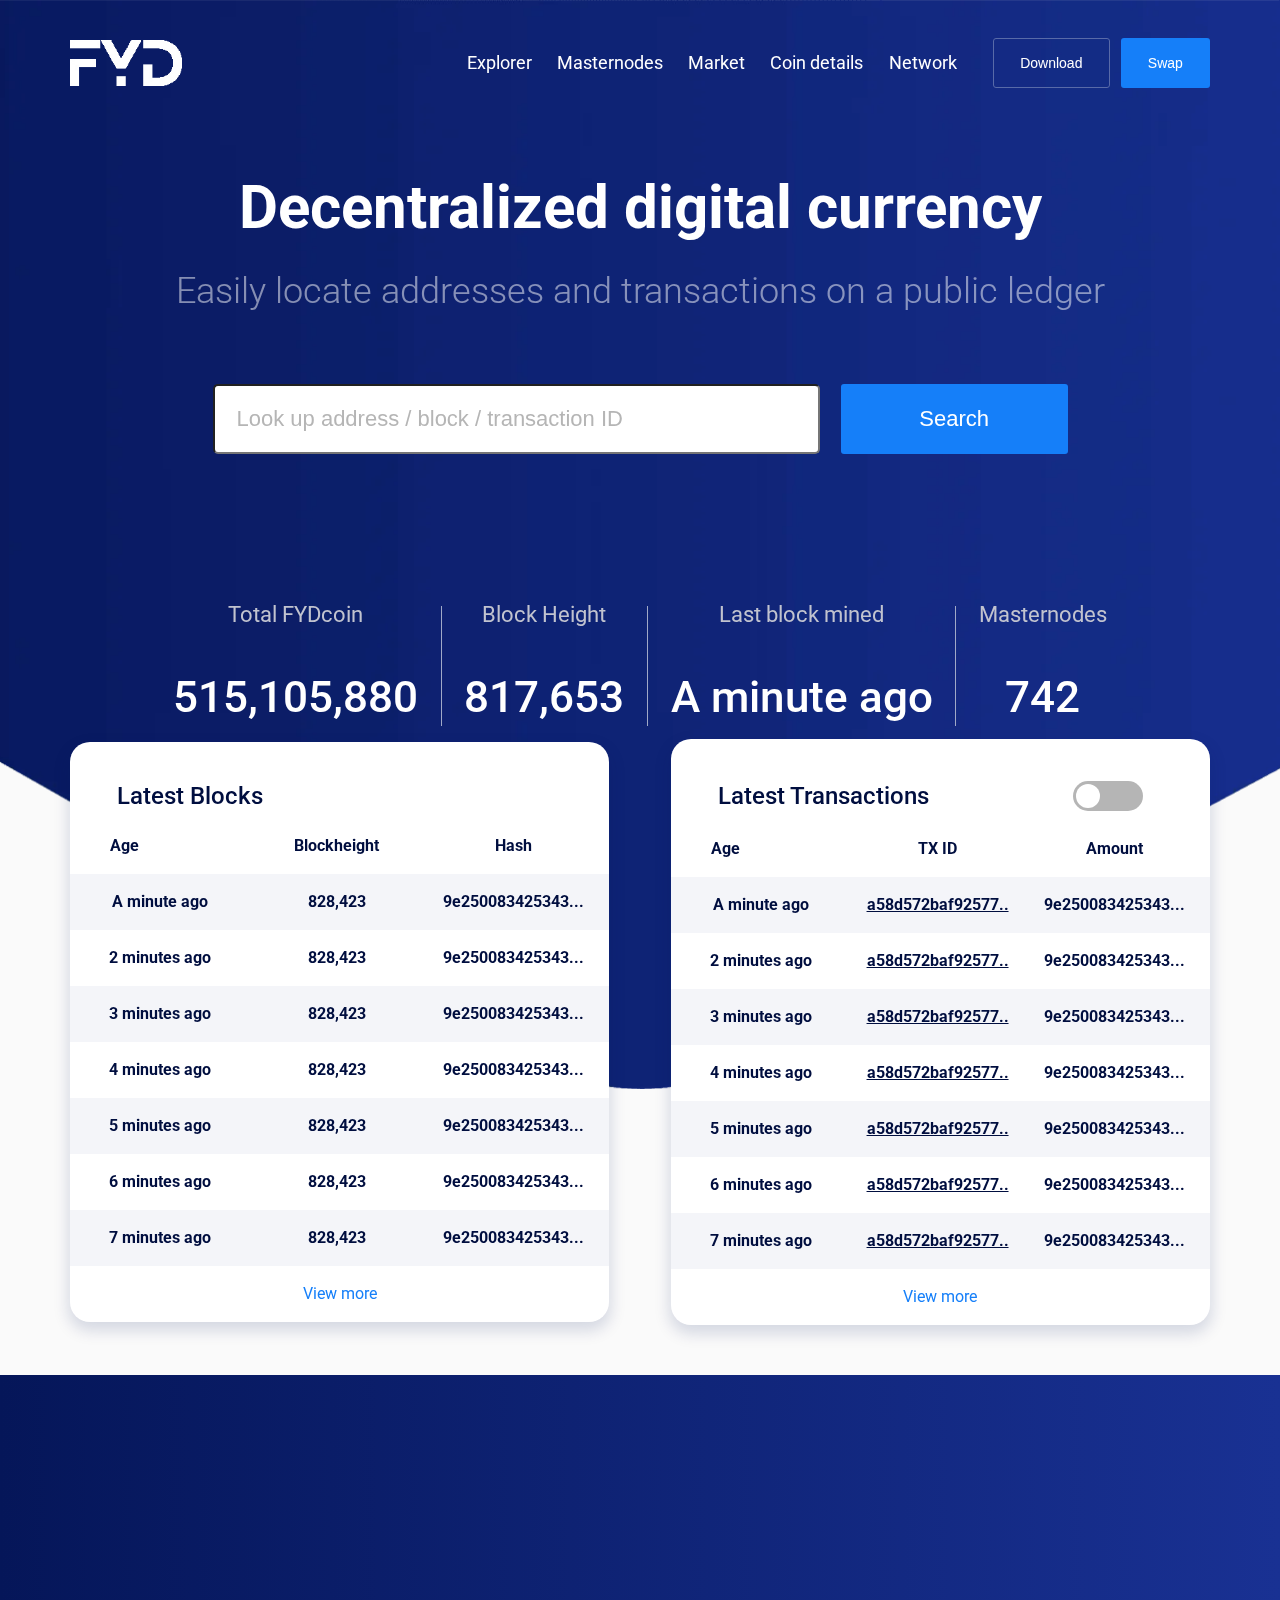
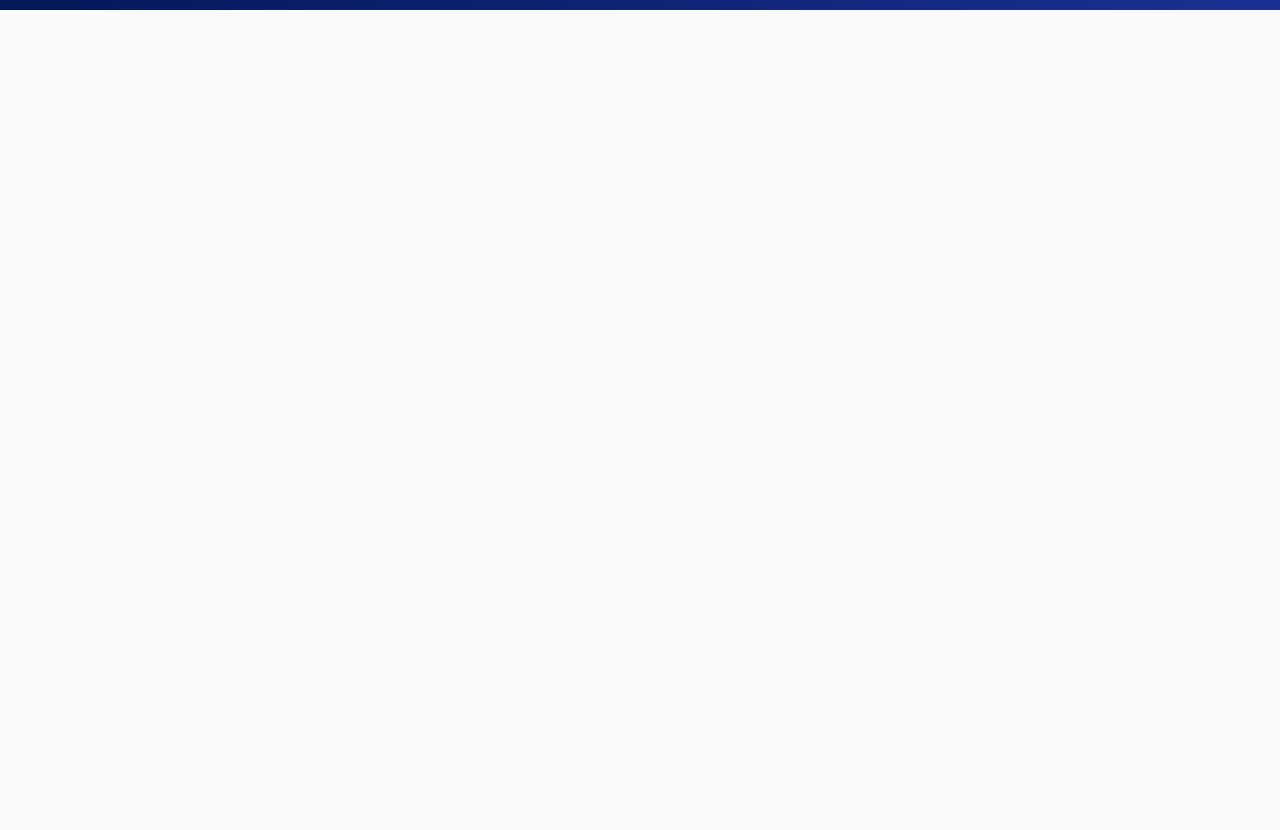
<file: index.html>
<!doctype html>
<html>
	<head>
		<meta charset="utf-8">
		<meta name="description" content="">
		<meta name="viewport" content="width=device-width, initial-scale=1">
		<title>FYD</title>
		<link rel="icon" type="image/png" href="https://avatars0.githubusercontent.com/u/48912706?s=400&amp;u=085d0dce006fd3428d6105f589267377cf62097a&amp;v=4">
		<link href="https://unpkg.com/aos@2.3.1/dist/aos.css" rel="stylesheet">
		<link rel="stylesheet" href="css/style.css">
		<link rel="stylesheet" href="css/header.css">
		<link rel="stylesheet" href="css/index.css">
		<link rel="preload" href="js/main.js" as="script">
		<link rel="author" href="humans.txt">
	</head>
	<body>
		<header>
			<div class="wrapper">
				<div class="container">
					<nav data-aos="fade-up">
						<a href="index.html" class='header-logo-link'>
							<img src="imgs/Logo_FYD.png" alt="" class="header-logo">
						</a>
						<div class="menu-block">
							<span class="toggle-btn"></span>
							<ul class="menu">
								<li class="menu-item">
									<a href="explorer.html" class="menu-link">
										Explorer
									</a>
								</li>
								<li class="menu-item">
									<a href="masternode.html" class="menu-link">
										Masternodes
									</a>
								</li>
								<li class="menu-item">
									<a href="market.html" class="menu-link">
										Market
									</a>
								</li>
								<li class="menu-item">
									<a href='coin_details.html' class="menu-link">
										Coin details
									</a>
								</li>
								<li class="menu-item">
									<a href="network.html" class="menu-link">
										Network
									</a>
								</li>
							</ul>
						</div>
						<div class="header-btns-block">
							<button class="main-btn">
							Download
							</button>
							<button class="main-btn active">
							Swap
							</button>
							<div class="burger-btn">
								<span></span>
								<span></span>
								<span></span>
							</div>
						</div>
					</nav>
				</div>
				<div class="container header-title-block" data-aos="fade-up">
					<h1 class="header-title">
					Decentralized digital currency
					</h1>
					<p class="header-subtitle">
						Easily locate addresses and transactions on a public ledger
					</p>
					<form action="#">
						<label for="search">
							<input placeholder="Look up address / block / transaction ID" type="text" id="search">
						</label>
						<button class="main-btn active">Search</button>
					</form>
				</div>
				<div class="container header-info-block" data-aos="fade-up">
					<div class="row">
						<div class="header-info">
							<h3 class="header-info-title">
							Total FYDcoin
							</h3>
							<p class="header-info-text">
								515,105,880
							</p>
						</div>
						<div class="header-margin-block"></div>
						<div class="header-info">
							<h3 class="header-info-title">
							Block Height
							</h3>
							<p class="header-info-text">
								817,653
							</p>
						</div>
						<div class="header-margin-block"></div>
						<div class="header-info">
							<h3 class="header-info-title">
							Last block mined
							</h3>
							<p class="header-info-text" class='lowercase'>
								A minute ago
							</p>
						</div>
						<div class="header-margin-block"></div>
						<div class="header-info">
							<h3 class="header-info-title">
							Masternodes
							</h3>
							<p class="header-info-text">
								742
							</p>
						</div>
					</div>
				</div>
			</div>
		</header>
		<main class="main">
			<section class="s-1">
				<div class="container">
					<div class="row s-1-main-row">
						<div class="s-1-left-block table-block" data-aos="fade-up">
							<h3 class="">
							Latest Blocks
							</h3>
							<div class="s-1-table page-table">
								<div class="table-row row header-table-row">
									<p class="col-title" id='fr-title'><span>Age</span></p>
									<p class="col-title"><span>Blockheight</span></p>
									<p class="col-title"><span>Hash</span></p>
								</div>
								<div class="table-row row">
									<p class="table-col">
										<span>A minute ago</span>
									</p>
									<p class="table-col">
										<span>828,423</span>
									</p>
									<p class="table-col col-address">
										<span>9e250083425343...</span>
									</p>
								</div>
								<div class="table-row row">
									<p class="table-col">
										<span>2 minutes ago</span>
									</p>
									<p class="table-col">
										<span>828,423</span>
									</p>
									<p class="table-col col-address">
										<span>9e250083425343...</span>
									</p>
								</div>
								<div class="table-row row">
									<p class="table-col">
										<span>3 minutes ago</span>
									</p>
									<p class="table-col">
										<span>828,423</span>
									</p>
									<p class="table-col col-address">
										<span>9e250083425343...</span>
									</p>
								</div>
								<div class="table-row row">
									<p class="table-col">
										<span>4 minutes ago</span>
									</p>
									<p class="table-col">
										<span>828,423</span>
									</p>
									<p class="table-col col-address">
										<span>9e250083425343...</span>
									</p>
								</div>
								<div class="table-row row">
									<p class="table-col">
										<span>5 minutes ago</span>
									</p>
									<p class="table-col">
										<span>828,423</span>
									</p>
									<p class="table-col col-address">
										<span>9e250083425343...</span>
									</p>
								</div>
								<div class="table-row row">
									<p class="table-col">
										<span>6 minutes ago</span>
									</p>
									<p class="table-col">
										<span>828,423</span>
									</p>
									<p class="table-col col-address">
										<span>9e250083425343...</span>
									</p>
								</div>
								<div class="table-row row">
									<p class="table-col">
										<span>7 minutes ago</span>
									</p>
									<p class="table-col">
										<span>828,423</span>
									</p>
									<p class="table-col col-address">
										<span>9e250083425343...</span>
									</p>
								</div>
							</div>
							<a href="#" class="v-more">View more</a>
						</div>
						<div class="s-1-left-block table-block" data-aos="fade-up">
							<h3 class="">
							Latest Transactions
							<label for="btn" class='btn-label'>
								<input type="checkbox" id="btn">
								<span class="btn-block">
									<span></span>
								</span>
							</label>
							</h3>
							<div class="s-1-table page-table">
								<div class="table-row row header-table-row">
									<p class="col-title" id='fr-title'><span>Age</span></p>
									<p class="col-title"><span>TX ID</span></p>
									<p class="col-title"><span>Amount</span></p>
								</div>
								<div class="table-row row">
									<p class="table-col">
										<span>A minute ago</span>
									</p>
									<p class="table-col col-address">
										<span>a58d572baf92577..</span>
									</p>
									<p class="table-col col-address">
										<span>9e250083425343...</span>
									</p>
								</div>
								<div class="table-row row">
									<p class="table-col">
										<span>2 minutes ago</span>
									</p>
									<p class="table-col col-address">
										<span>a58d572baf92577..</span>
									</p>
									<p class="table-col col-address">
										<span>9e250083425343...</span>
									</p>
								</div>
								<div class="table-row row">
									<p class="table-col">
										<span>3 minutes ago</span>
									</p>
									<p class="table-col col-address">
										<span>a58d572baf92577..</span>
									</p>
									<p class="table-col col-address">
										<span>9e250083425343...</span>
									</p>
								</div>
								<div class="table-row row">
									<p class="table-col">
										<span>4 minutes ago</span>
									</p>
									<p class="table-col col-address">
										<span>a58d572baf92577..</span>
									</p>
									<p class="table-col col-address">
										<span>9e250083425343...</span>
									</p>
								</div>
								<div class="table-row row">
									<p class="table-col">
										<span>5 minutes ago</span>
									</p>
									<p class="table-col col-address">
										<span>a58d572baf92577..</span>
									</p>
									<p class="table-col col-address">
										<span>9e250083425343...</span>
									</p>
								</div>
								<div class="table-row row">
									<p class="table-col">
										<span>6 minutes ago</span>
									</p>
									<p class="table-col col-address">
										<span>a58d572baf92577..</span>
									</p>
									<p class="table-col col-address">
										<span>9e250083425343...</span>
									</p>
								</div>
								<div class="table-row row">
									<p class="table-col">
										<span>7 minutes ago</span>
									</p>
									<p class="table-col col-address">
										<span>a58d572baf92577..</span>
									</p>
									<p class="table-col col-address">
										<span>9e250083425343...</span>
									</p>
								</div>
							</div>
							<a href="#" class="v-more">View more</a>
						</div>
					</div>
				</div>
			</section>
			<section class="s-2">
				<div class="container" data-aos="fade-up">
					<h3 class="section-title">
					Swap BTC/FYD without a third party exchange
					</h3>
					<div class="row">
						<div class="convert-block">
							<h4 class="convert-block-title">
							I want to buy
							</h4>
							<div class="select-block">
								<div class="currency-block" id='main-item-block'>
									<div class="currency-icon">
										<img src="imgs/Logo_FYD.png" alt="">
									</div>
									<span class="currency-text">
										FYDcoin
									</span>
									<span class="currency">
										FYD
									</span>
								</div>
								<img src="imgs/scroll-top.svg" alt="" id='select-items-btn' class="arrow-btn">
							</div>
							<div class="select-items-block">
								<div class="currency-block">
									<div class="currency-icon">
										<img src="imgs/Logo_FYD.png" alt="">
									</div>
									<span class="currency-text">
										FYDcoin
									</span>
									<span class="currency">
										FYD
									</span>
								</div>
								<div class="currency-block">
									<div class="currency-icon">
										<img src="imgs/Logo_FYD.png" alt="">
									</div>
									<span class="currency-text">
										FYDcoin
									</span>
									<span class="currency">
										USD
									</span>
								</div>
								<div class="currency-block">
									<div class="currency-icon">
										<img src="imgs/Logo_FYD.png" alt="">
									</div>
									<span class="currency-text">
										FYDcoin
									</span>
									<span class="currency">
										Bitcoin
									</span>
								</div>
							</div>
						</div>
						<div class="convert-block">
							<h4 class="convert-block-title">
							I want to exchange
							</h4>
							<div class="select-block">
								<input type="number" placeholder="200" class='currency-input'>
								<span class="currency-text currency-name" id='main-currency-block'>
									usd
								</span>
								<img src="imgs/scroll-top.svg" alt="" alt="" id='select-currency-btn' class="arrow-btn">
							</div>
							<div class="select-currency-block">
								<span class="currency-text currency-name">
									usd
								</span>
								<span class="currency-text currency-name">
									eu
								</span>
								<span class="currency-text currency-name">
									uah
								</span>
							</div>
						</div>
						<div class="convert-block">
							<h4 class="convert-block-title">
							You will receive
							</h4>
							<div class="select-block">
								<span class="currency-text">
									231,340
								</span>
								<span class="currency-text">
									FYD
								</span>
							</div>
						</div>
						<button class="main-btn active">
						Buy
						</button>
					</div>
				</div>
			</section>
			<section class="s-3">
				<div class="container" data-aos="fade-up">
					<div class="s-1-left-block table-block" data-aos="fade-up">
						<h3 class="">
						Large Transactions
						</h3>
						<div class="s-1-table page-table">
							<div class="table-row row header-table-row">
								<p class="col-title" id='fr-title'><span>Age</span></p>
								<p class="col-title"><span>Transaction ID</span></p>
								<p class="col-title"><span>Amount</span></p>
							</div>
							<div class="table-row row">
								<p class="table-col">
									A minute ago
								</p>
								<p class="table-col col-address">
									8cad577a43c564a33df9e899b46cb34272a543e80f3b2cc5b3ff8b37c9c14e7b
								</p>
								<p class="table-col col-address">
									<span>9e250083425343...</span>
								</p>
							</div>
							<div class="table-row row">
								<p class="table-col">
									2 minutes ago
								</p>
								<p class="table-col col-address">
									8cad577a43c564a33df9e899b46cb34272a543e80f3b2cc5b3ff8b37c9c14e7b
								</p>
								<p class="table-col col-address">
									<span>9e250083425343...</span>
								</p>
							</div>
							<div class="table-row row">
								<p class="table-col">
									3 minutes ago
								</p>
								<p class="table-col col-address">
									8cad577a43c564a33df9e899b46cb34272a543e80f3b2cc5b3ff8b37c9c14e7b
								</p>
								<p class="table-col col-address">
									<span>9e250083425343...</span>
								</p>
							</div>
							<div class="table-row row">
								<p class="table-col">
									4 minutes ago
								</p>
								<p class="table-col col-address">
									8cad577a43c564a33df9e899b46cb34272a543e80f3b2cc5b3ff8b37c9c14e7b
								</p>
								<p class="table-col col-address">
									<span>9e250083425343...</span>
								</p>
							</div>
							<div class="table-row row">
								<p class="table-col">
									5 minutes ago
								</p>
								<p class="table-col col-address">
									8cad577a43c564a33df9e899b46cb34272a543e80f3b2cc5b3ff8b37c9c14e7b
								</p>
								<p class="table-col col-address">
									<span>9e250083425343...</span>
								</p>
							</div>
							<div class="table-row row">
								<p class="table-col">
									6 minutes ago
								</p>
								<p class="table-col col-address">
									8cad577a43c564a33df9e899b46cb34272a543e80f3b2cc5b3ff8b37c9c14e7b
								</p>
								<p class="table-col col-address">
									<span>9e250083425343...</span>
								</p>
							</div>
							<div class="table-row row">
								<p class="table-col">
									7 minutes ago
								</p>
								<p class="table-col col-address">
									8cad577a43c564a33df9e899b46cb34272a543e80f3b2cc5b3ff8b37c9c14e7b
								</p>
								<p class="table-col col-address">
									<span>9e250083425343...</span>
								</p>
							</div>
						</div>
						<a href="#" class="v-more">View more</a>
					</div>
				</div>
			</section>
		</main>
		<script src="https://unpkg.com/aos@2.3.1/dist/aos.js"></script>
		<script>
		AOS.init({duration: 700});
		</script>
		<script src="js/main.js"></script>
	</body>
</html>
</file>
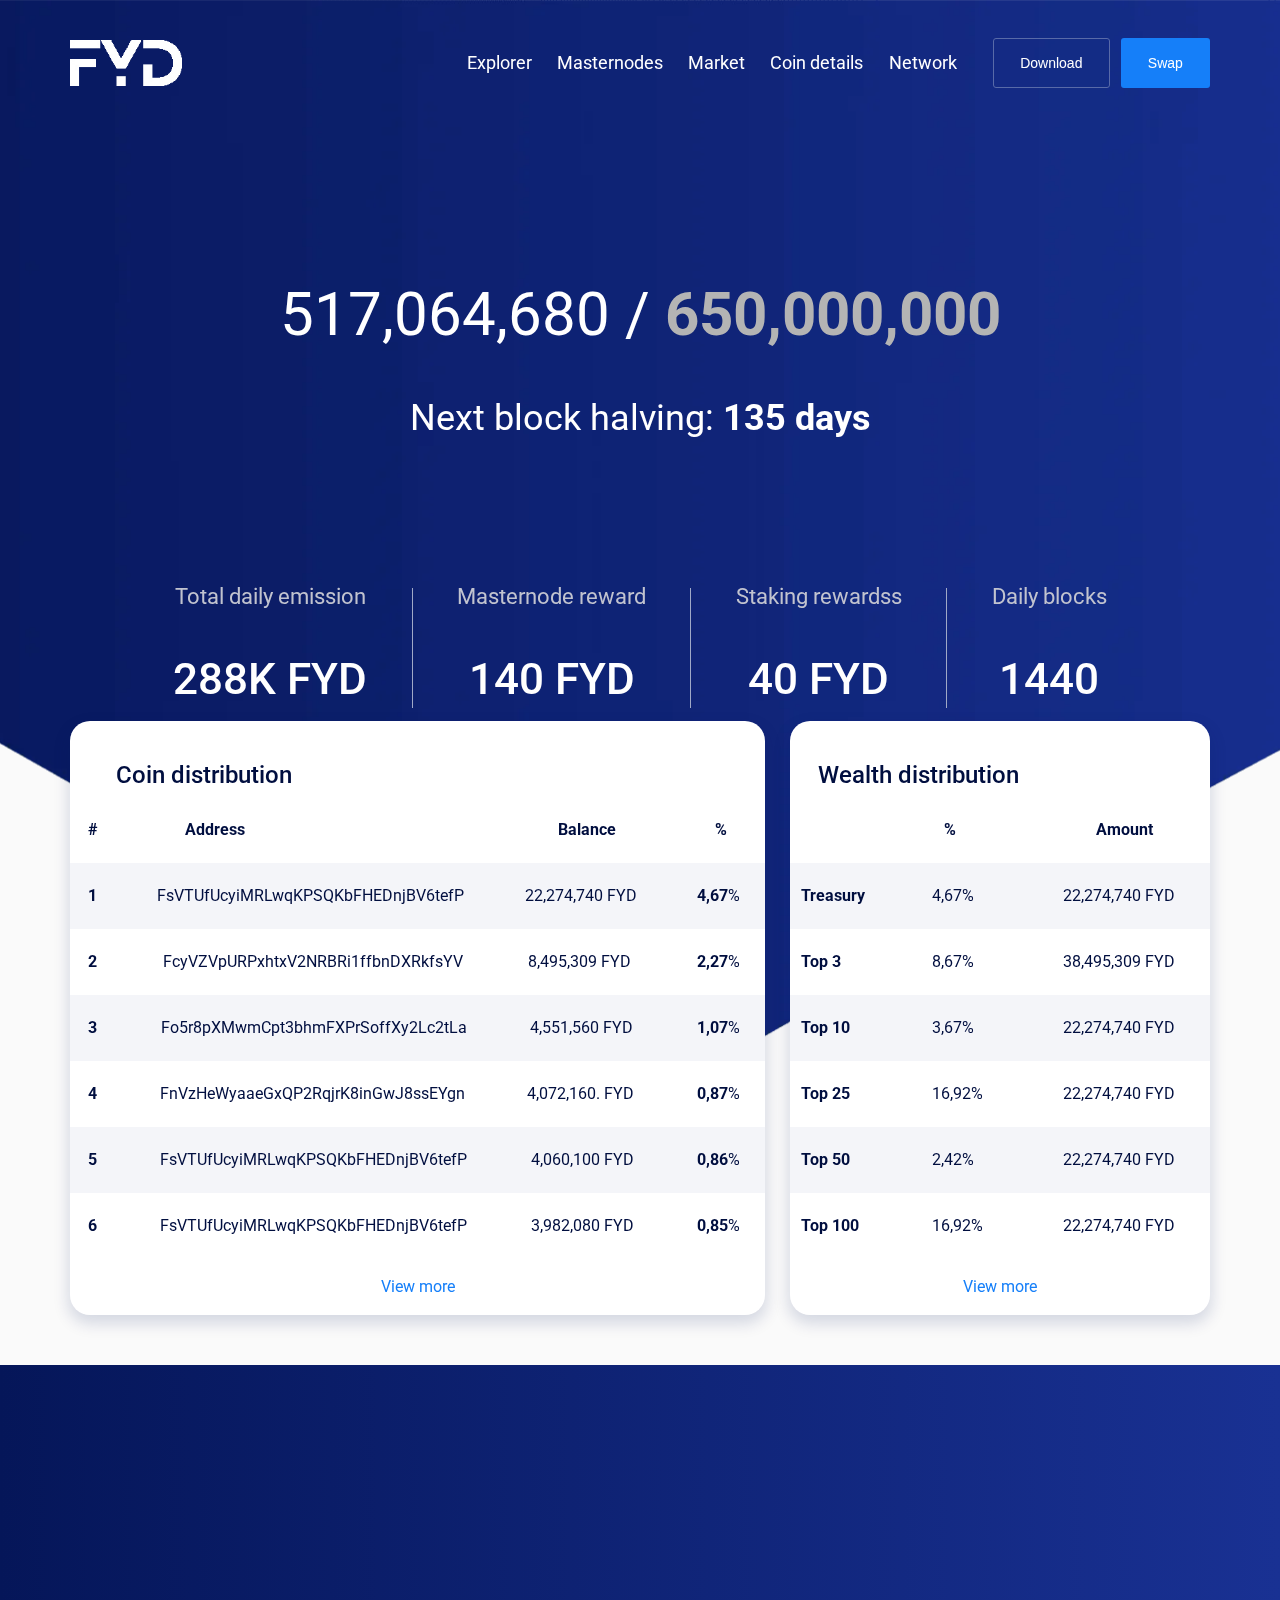
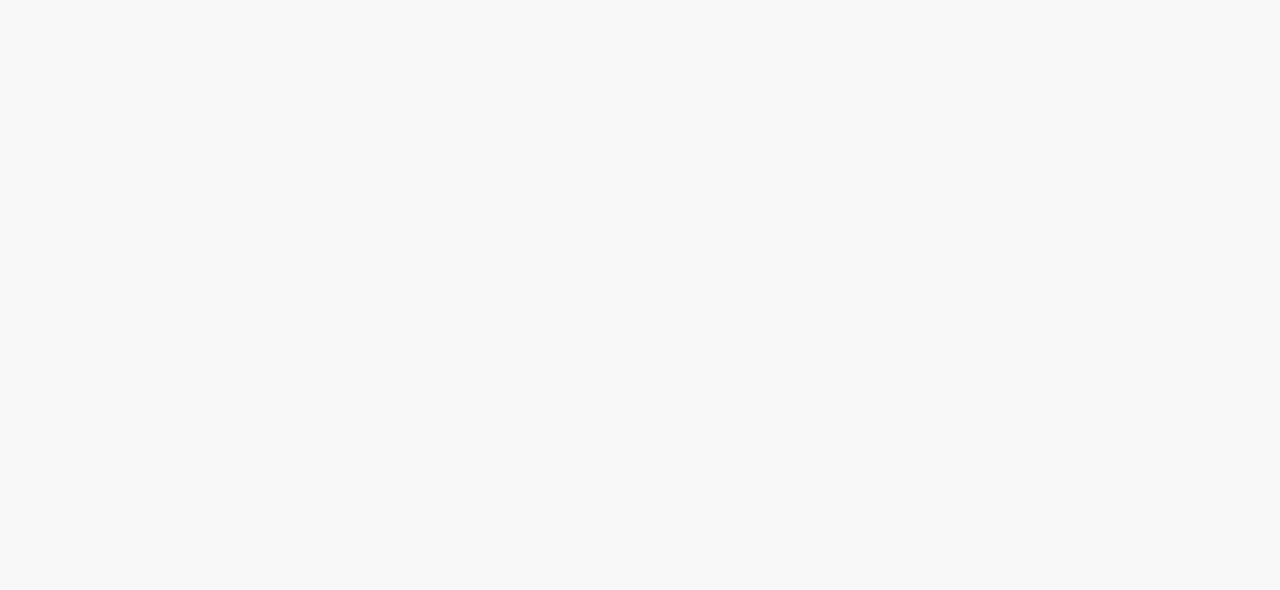
<file: coin_details.html>
<!doctype html>
<html>
	<head>
		<meta charset="utf-8">
		<meta name="description" content="">
		<meta name="viewport" content="width=device-width, initial-scale=1">
		<title>FYD</title>
		<link rel="icon" type="image/png" href="https://avatars0.githubusercontent.com/u/48912706?s=400&amp;u=085d0dce006fd3428d6105f589267377cf62097a&amp;v=4">
		<link href="https://unpkg.com/aos@2.3.1/dist/aos.css" rel="stylesheet">
		<link rel="stylesheet" href="css/style.css">
		<link rel="stylesheet" href="css/header.css">
		<link rel="stylesheet" href="css/coindetails.css">
  		<link rel="preload" href="js/main.js" as="script">
		<link rel="author" href="humans.txt">
	</head>
	<body>
<header>
	<div class="wrapper">
		<div class="container">
			<nav data-aos="fade-up">
				<a href="index.html" class='header-logo-link'>
					<img src="imgs/Logo_FYD.png" alt="" class="header-logo">
				</a>
				<div class="menu-block">
					<span class="toggle-btn"></span>
					<ul class="menu">
						<li class="menu-item">
							<a href="explorer.html" class="menu-link">
								Explorer
							</a>
						</li>
						<li class="menu-item">
							<a href="masternode.html" class="menu-link">
								Masternodes
							</a>
						</li>
						<li class="menu-item">
							<a href="market.html" class="menu-link">
								Market
							</a>
						</li>
						<li class="menu-item">
							<a href="coin_details.html" class="menu-link">
								Coin details
							</a>
						</li>
						<li class="menu-item">
							<a href="network.html" class="menu-link">
								Network
							</a>
						</li>
					</ul>
				</div>
				<div class="header-btns-block">
					<button class="main-btn">
					Download
					</button>
					<button class="main-btn active">
					Swap
					</button>
					<div class="burger-btn">
						<span></span>
						<span></span>
						<span></span>
					</div>
				</div>
			</nav>
		</div>
		<div class="container header-title-block" data-aos="fade-up">
			<h1 class="header-title">
			517,064,680 / <span class="header-grey">650,000,000</span>
			</h1>
			<p class="header-subtitle">
				<span>Next block halving:</span> 135 days
			</p>
		</div>
		<div class="container header-info-block" data-aos="fade-up">
			<div class="row">
				<div class="header-info">
					<h3 class="header-info-title">
					Total daily emission
					</h3>
					<p class="header-info-text">
						288K FYD
					</p>
				</div>
				<div class="header-margin-block"></div>
				<div class="header-info">
					<h3 class="header-info-title">
					Masternode reward
					</h3>
					<p class="header-info-text">
						140 FYD
					</p>
				</div>
				<div class="header-margin-block"></div>
				<div class="header-info">
					<h3 class="header-info-title">
					Staking rewardss
					</h3>
					<p class="header-info-text">
						40 FYD
					</p>
				</div>
				<div class="header-margin-block"></div>
				<div class="header-info">
					<h3 class="header-info-title">
					Daily blocks
					</h3>
					<p class="header-info-text">
						1440
					</p>
				</div>
			</div>
		</div>
	</div>
</header>		<main class="main">
			<section class="s-1">
				<div class="container">
					<div class="row s-1-main-row">
						<div class="s-1-left-block table-block" data-aos="fade-up">
							<h3 class="">
							Coin distribution
							</h3>
							<div class="s-1-table page-table">
								<div class="table-row row header-table-row">
									<p class="col-title"><span>#</span></p>
									<p class="col-title" id='address'><span>Address</span></p>
									<p class="col-title" id='balance'><span>Balance</span></p>
									<p class="col-title" id='percents'><span>%</span></p>
								</div>
								<div class="table-row row">
									<p class="table-col">
										<span>1</span>
									</p>
									<p class="table-col col-address">
										FsVTUfUcyiMRLwqKPSQKbFHEDnjBV6tefP
									</p>
									<p class="table-col">
										22,274,740 FYD
									</p>
									<p class="table-col">
										<span>4,67</span>%
									</p>
								</div>
								<div class="table-row row">
									<p class="table-col">
										<span>2</span>
									</p>
									<p class="table-col col-address">
										FcyVZVpURPxhtxV2NRBRi1ffbnDXRkfsYV
									</p>
									<p class="table-col">
										8,495,309 FYD
									</p>
									<p class="table-col">
										<span>2,27</span>%
									</p>
								</div>
								<div class="table-row row">
									<p class="table-col">
										<span>3</span>
									</p>
									<p class="table-col col-address">
										Fo5r8pXMwmCpt3bhmFXPrSoffXy2Lc2tLa
									</p>
									<p class="table-col">
										4,551,560 FYD
									</p>
									<p class="table-col">
										<span>1,07</span>%
									</p>
								</div>
								<div class="table-row row">
									<p class="table-col">
										<span>4</span>
									</p>
									<p class="table-col col-address">
										FnVzHeWyaaeGxQP2RqjrK8inGwJ8ssEYgn
									</p>
									<p class="table-col">
										4,072,160. FYD
									</p>
									<p class="table-col">
										<span>0,87</span>%
									</p>
								</div>
								<div class="table-row row">
									<p class="table-col">
										<span>5</span>
									</p>
									<p class="table-col col-address">
										FsVTUfUcyiMRLwqKPSQKbFHEDnjBV6tefP
									</p>
									<p class="table-col">
										4,060,100 FYD
									</p>
									<p class="table-col">
										<span>0,86</span>%
									</p>
								</div>
								<div class="table-row row">
									<p class="table-col">
										<span>6</span>
									</p>
									<p class="table-col col-address">
										FsVTUfUcyiMRLwqKPSQKbFHEDnjBV6tefP
									</p>
									<p class="table-col">
										3,982,080 FYD
									</p>
									<p class="table-col">
										<span>0,85</span>%
									</p>
								</div>
							</div>
							<a href="#" class="v-more">View more</a>
						</div>
						<div class="s-1-right-block table-block" data-aos="fade-up">
							<h3 class="s-1-block-title">
							Wealth distribution
							</h3>
							<div class="s-1-table page-table">
								<div class="table-row row header-table-row">
									<p class="col-title"></p>
									<p class="col-title" id='percent'><span>%</span></p>
									<p class="col-title" id='amount'><span>Amount</span></p>
								</div>
								<div class="table-row row">
									<p class="table-col top">
										<span>Treasury</span>
									</p>
									<p class="table-col">
										4,67%
									</p>
									<p class="table-col">
										22,274,740 FYD
									</p>
								</div>
								<div class="table-row row">
									<p class="table-col top">
										<span>Top 3</span>
									</p>
									<p class="table-col">
										8,67%
									</p>
									<p class="table-col">
										38,495,309 FYD
									</p>
								</div>
								<div class="table-row row">
									<p class="table-col top">
										<span>Top 10</span>
									</p>
									<p class="table-col">
										3,67%
									</p>
									<p class="table-col">
										22,274,740 FYD
									</p>
								</div>
								<div class="table-row row">
									<p class="table-col top">
										<span>Top 25</span>
									</p>
									<p class="table-col">
										16,92%
									</p>
									<p class="table-col">
										22,274,740 FYD
									</p>
								</div>
								<div class="table-row row">
									<p class="table-col top">
										<span>Top 50</span>
									</p>
									<p class="table-col">
										2,42%
									</p>
									<p class="table-col">
										22,274,740 FYD
									</p>
								</div>
								<div class="table-row row">
									<p class="table-col top">
										<span>Top 100</span>
									</p>
									<p class="table-col">
										16,92%
									</p>
									<p class="table-col">
										22,274,740 FYD
									</p>
								</div>
							</div>
							<a href="#" class="v-more">View more</a>
						</div>
					</div>
				</div>
			</section>
			<section class="s-2">
				<div class="container" data-aos="fade-up">
					<h3 class="section-title">
						Swap BTC/FYD without a third party exchange
					</h3>
					<div class="row">
						<div class="convert-block">
							<h4 class="convert-block-title">
								I want to buy
							</h4>
							<div class="select-block">
								<div class="currency-block" id='main-item-block'>
									<div class="currency-icon">
										<img src="imgs/Logo_FYD.png" alt="">
									</div>
									<span class="currency-text">
										FYDcoin
									</span>
									<span class="currency">
										FYD
									</span>
								</div>
								<img src="imgs/scroll-top.svg" alt="" id='select-items-btn' class="arrow-btn">
							</div>
							<div class="select-items-block">
								<div class="currency-block">
									<div class="currency-icon">
										<img src="imgs/Logo_FYD.png" alt="">
									</div>
									<span class="currency-text">
										FYDcoin
									</span>
									<span class="currency">
										FYD
									</span>
								</div>
								<div class="currency-block">
									<div class="currency-icon">
										<img src="imgs/Logo_FYD.png" alt="">
									</div>
									<span class="currency-text">
										FYDcoin
									</span>
									<span class="currency">
										USD
									</span>
								</div>
								<div class="currency-block">
									<div class="currency-icon">
										<img src="imgs/Logo_FYD.png" alt="">
									</div>
									<span class="currency-text">
										FYDcoin
									</span>
									<span class="currency">
										Bitcoin
									</span>
								</div>

							</div>
						</div>
						<div class="convert-block">
							<h4 class="convert-block-title">
								I want to exchange
							</h4>
							<div class="select-block">
								<input type="number" placeholder="200" class='currency-input'>
								<span class="currency-text currency-name" id='main-currency-block'>
									usd
								</span>
								<img src="imgs/scroll-top.svg" alt="" alt="" id='select-currency-btn' class="arrow-btn">
							</div>
							<div class="select-currency-block">
								<span class="currency-text currency-name">
									usd
								</span>
								<span class="currency-text currency-name">
									eu
								</span>
								<span class="currency-text currency-name">
									uah
								</span>
							</div>
						</div>
						<div class="convert-block">
							<h4 class="convert-block-title">
								You will receive
							</h4>
							<div class="select-block">
								<span class="currency-text">
									231,340
								</span>
								<span class="currency-text">
									FYD
								</span>
							</div>
						</div>
						<button class="main-btn active">
							Buy
						</button>
					</div>
				</div>
			</section>
			<section class="s-3">
				<div class="container table table-block" data-aos="fade-up">
					<div class="table-title-block">
						<h3 class="">
						Masternode overview
						</h3>
						<input type="text" placeholder="Search for an address" class="search-input">
					</div>
					<div class="main-table">
						<div class="table-header">#</div>
						<div class="table-header address">Address</div>
						<div class="table-header">Protocol</div>
						<div class="table-header">Active since</div>
						<div class="table-header">Last reward</div>
						<div class="table-header">Total rewards</div>
						<div class="table-header">Status</div>
						<p class="table-col number even">
							<span>1</span>
						</p>
						<p class="table-col hide-text address even">
							FsVTUfUcyiMRLwqKPSQKbFHEDnjBV6tefP
						</p>
						<p class="table-col even">
							IPV4
						</p>
						<p class="table-col even">
							4 days
						</p>
						<p class="table-col even">
							13H 12min
						</p>
						<p class="table-col even">
							<span>280 FYD</span>
						</p>
						<p class="table-col even">
							<span class="enable">
								Enabled
							</span>
						</p>
						<p class="table-col number">
							<span>2</span>
						</p>
						<p class="table-col address hide-text">
							FiMoC1Y1RSabCjMsZ...
						</p>
						<p class="table-col">
							IPV4
						</p>
						<p class="table-col">
							4 days
						</p>
						<p class="table-col">
							13H 12min
						</p>
						<p class="table-col">
							<span>280 FYD</span>
						</p>
						<p class="table-col">
							<span class="enable">
								Enabled
							</span>
						</p>
						<p class="table-col number even">
							<span>3</span>
						</p>
						<p class="table-col address hide-text even">
							FiMoC1Y1RSabCjMsZ...
						</p>
						<p class="table-col even">
							IPV4
						</p>
						<p class="table-col even">
							4 days
						</p>
						<p class="table-col even">
							13H 12min
						</p>
						<p class="table-col even">
							<span>280 FYD</span>
						</p>
						<p class="table-col even">
							<span class="missing">
								Missing
							</span>
						</p>
						<p class="table-col number">
							<span>4</span>
						</p>
						<p class="table-col address hide-text">
							FiMoC1Y1RSabCjMsZ...
						</p>
						<p class="table-col">
							IPV4
						</p>
						<p class="table-col">
							4 days
						</p>
						<p class="table-col">
							13H 12min
						</p>
						<p class="table-col">
							<span>280 FYD</span>
						</p>
						<p class="table-col">
							<span class="enable">
								Enabled
							</span>
						</p>
						<p class="table-col number even">
							<span>5</span>
						</p>
						<p class="table-col address hide-text even">
							FiMoC1Y1RSabCjMsZ...
						</p>
						<p class="table-col even">
							IPV4
						</p>
						<p class="table-col even">
							4 days
						</p>
						<p class="table-col even">
							13H 12min
						</p>
						<p class="table-col even">
							<span>300,000 FYD</span>
						</p>
						<p class="table-col even">
							<span class="enable">
								Enabled
							</span>
						</p>
					</div>
				</div>
			</section>
		</main>
		<script src="https://unpkg.com/aos@2.3.1/dist/aos.js"></script>
		<script>
		  AOS.init({duration: 700});
		</script>
		<script src="js/main.js"></script>
	</body>
</html>
</file>
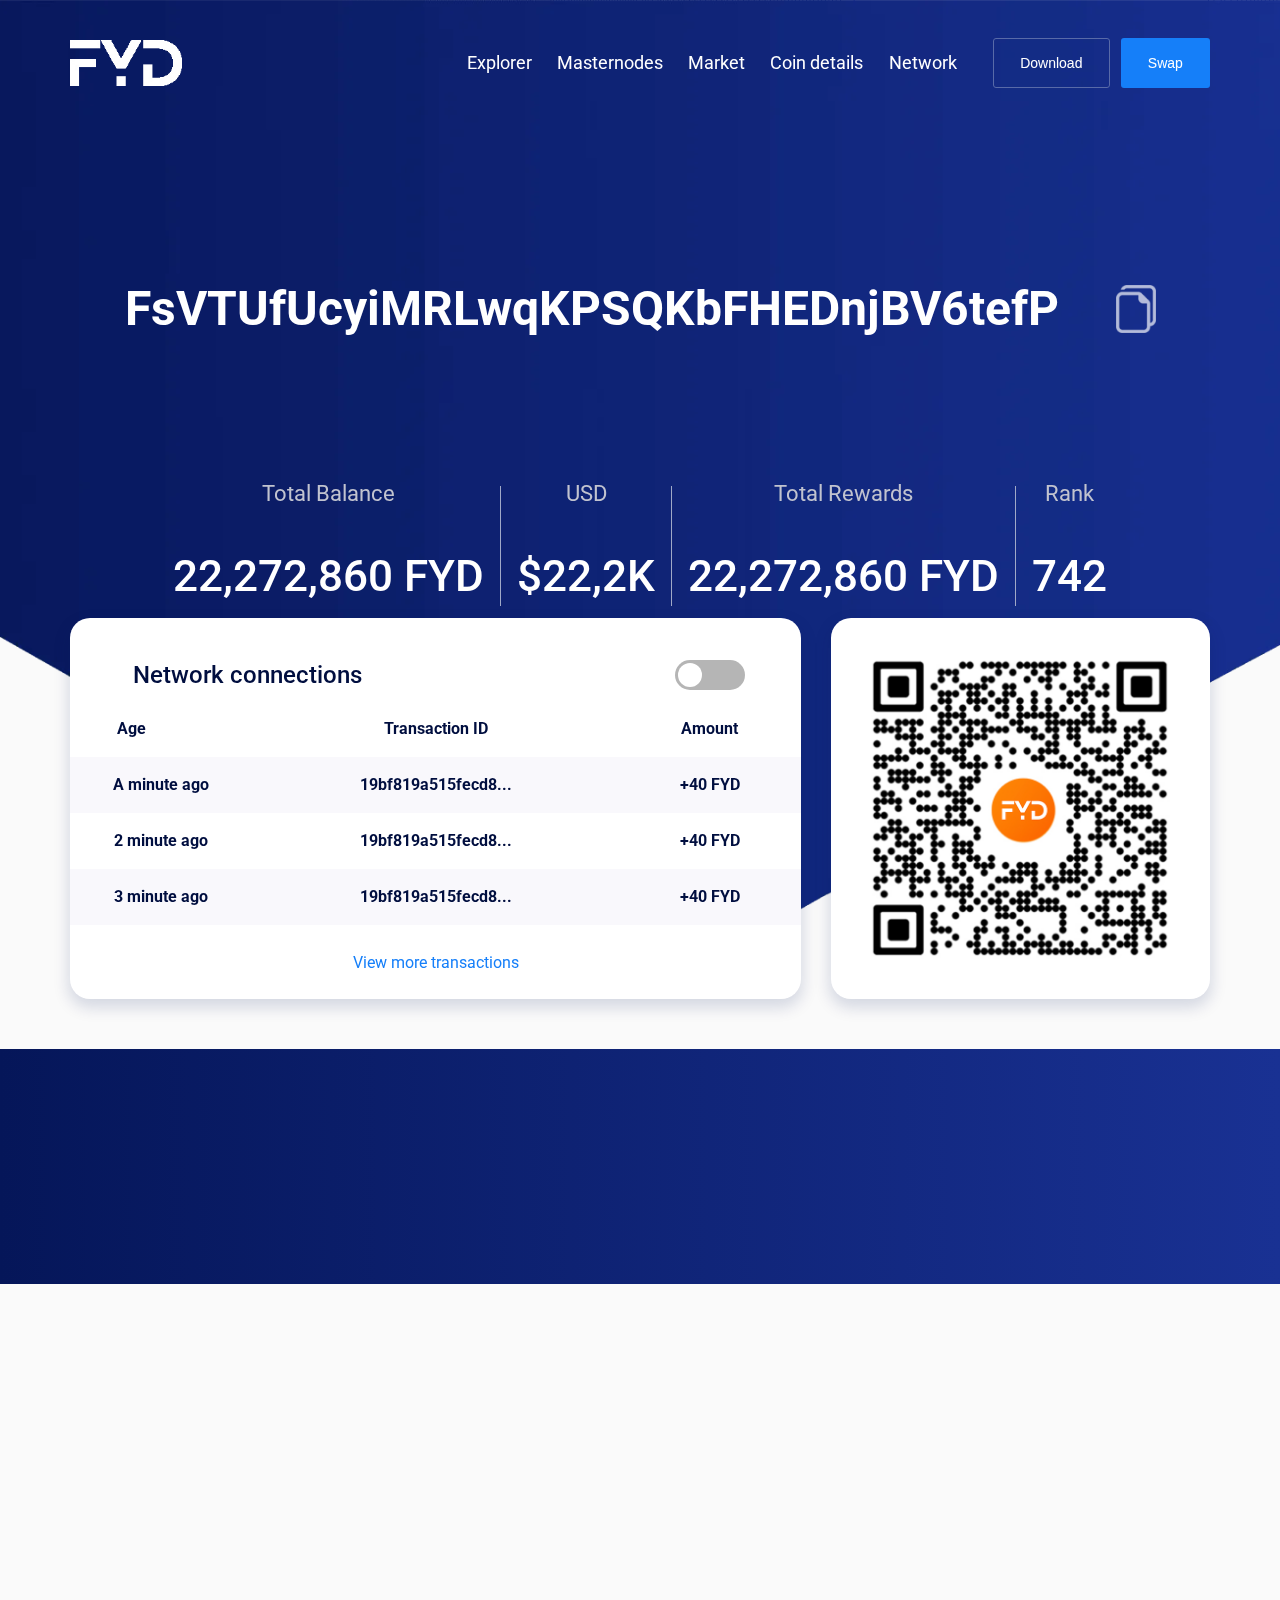
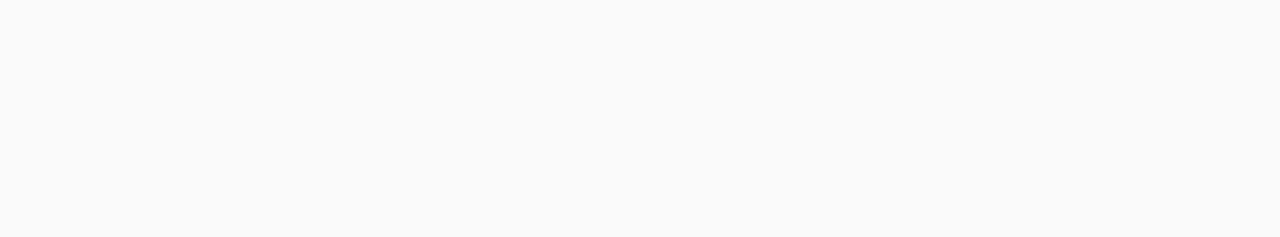
<file: explorer.html>
<!doctype html>
<html>
	<head>
		<meta charset="utf-8">
		<meta name="description" content="">
		<meta name="viewport" content="width=device-width, initial-scale=1">
		<title>FYD</title>
		<link rel="icon" type="image/png" href="https://avatars0.githubusercontent.com/u/48912706?s=400&amp;u=085d0dce006fd3428d6105f589267377cf62097a&amp;v=4">
		<link href="https://unpkg.com/aos@2.3.1/dist/aos.css" rel="stylesheet">
		<link rel="stylesheet" href="css/style.css">
		<link rel="stylesheet" href="css/header.css">
		<link rel="stylesheet" href="css/explorer.css">
		<link rel="preload" href="js/main.js" as="script">
		<link rel="author" href="humans.txt">
	</head>
	<body>
		<header>
			<div class="wrapper">
				<div class="container">
					<nav data-aos="fade-up">
						<a href="index.html" class='header-logo-link'>
							<img src="imgs/Logo_FYD.png" alt="" class="header-logo">
						</a>
						<div class="menu-block">
							<span class="toggle-btn"></span>
							<ul class="menu">
								<li class="menu-item">
									<a href="explorer.html" class="menu-link">
										Explorer
									</a>
								</li>
								<li class="menu-item">
									<a href="masternode.html" class="menu-link">
										Masternodes
									</a>
								</li>
								<li class="menu-item">
									<a href="market.html" class="menu-link">
										Market
									</a>
								</li>
								<li class="menu-item">
									<a href="coin_details.html" class="menu-link">
										Coin details
									</a>
								</li>
								<li class="menu-item">
									<a href="network.html" class="menu-link">
										Network
									</a>
								</li>
							</ul>
						</div>
						<div class="header-btns-block">
							<button class="main-btn">
							Download
							</button>
							<button class="main-btn active">
							Swap
							</button>
							<div class="burger-btn">
								<span></span>
								<span></span>
								<span></span>
							</div>
						</div>
					</nav>
				</div>
				<div class="container header-title-block" data-aos="fade-up">
					<h1 class="header-title">
					<span>FsVTUfUcyiMRLwqKPSQKbFHEDnjBV6tefP</span>
					<img src="imgs/copy-icon.png" alt="">
					</h1>
				</div>
				<div class="container header-info-block" data-aos="fade-up">
					<div class="row">
						<div class="header-info">
							<h3 class="header-info-title">
							Total Balance
							</h3>
							<p class="header-info-text">
								22,272,860 FYD
							</p>
						</div>
						<div class="header-margin-block"></div>
						<div class="header-info">
							<h3 class="header-info-title">
							USD
							</h3>
							<p class="header-info-text">
								$22,2K
							</p>
						</div>
						<div class="header-margin-block"></div>
						<div class="header-info">
							<h3 class="header-info-title">
							Total Rewards
							</h3>
							<p class="header-info-text">
								22,272,860 FYD
							</p>
						</div>
						<div class="header-margin-block"></div>
						<div class="header-info">
							<h3 class="header-info-title">
							Rank
							</h3>
							<p class="header-info-text">
								742
							</p>
						</div>
					</div>
				</div>
			</div>
		</header>
		<main class="main">
			<section class="s-1">
				<div class="container">
					<div class="row">
						<div class="container table table-block" data-aos="fade-up">
							<div class="table-title-block">
								<h3 class="">
								Network connections
								</h3>
								<label for="btn" class='btn-label'>
									<input type="checkbox" id="btn">
									<span class="btn-block">
										<span></span>
									</span>
								</label>
							</div>
							<div class="main-table">
								<div class="table-header age">Age</div>
								<div class="table-header">Transaction ID</div>
								<div class="table-header">Amount</div>
								<p class="table-col number even">
									<span>A minute ago</span>
								</p>
								<p class="table-col hide-text even">
									<span>19bf819a515fecd8...</span>
								</p>
								<p class="table-col even">
									<span>+40 FYD</span>
								</p>
								<p class="table-col number">
									<span>2 minute ago</span>
								</p>
								<p class="table-col hide-text">
									<span>19bf819a515fecd8...</span>
								</p>
								<p class="table-col">
									<span>+40 FYD</span>
								</p>
								<p class="table-col number even">
									<span>3 minute ago</span>
								</p>
								<p class="table-col hide-text even">
									<span>19bf819a515fecd8...</span>
								</p>
								<p class="table-col even">
									<span>+40 FYD</span>
								</p>
							</div>
							<a href="#" class="v-more">View more transactions</a>
						</div>
						<div class="table table-block" data-aos="fade-up">
							<img src="imgs/qr-code.png" alt="" class="qr-code">
						</div>
					</div>
				</div>
			</section>
			<section class="s-2">
				<div class="container" data-aos="fade-up">
					<h3 class="section-title">
					Swap BTC/FYD without a third party exchange
					</h3>
					<div class="row">
						<div class="convert-block">
							<h4 class="convert-block-title">
							I want to buy
							</h4>
							<div class="select-block">
								<div class="currency-block" id='main-item-block'>
									<div class="currency-icon">
										<img src="imgs/Logo_FYD.png" alt="">
									</div>
									<span class="currency-text">
										FYDcoin
									</span>
									<span class="currency">
										FYD
									</span>
								</div>
								<img src="imgs/scroll-top.svg" alt="" id='select-items-btn' class="arrow-btn">
							</div>
							<div class="select-items-block">
								<div class="currency-block">
									<div class="currency-icon">
										<img src="imgs/Logo_FYD.png" alt="">
									</div>
									<span class="currency-text">
										FYDcoin
									</span>
									<span class="currency">
										FYD
									</span>
								</div>
								<div class="currency-block">
									<div class="currency-icon">
										<img src="imgs/Logo_FYD.png" alt="">
									</div>
									<span class="currency-text">
										FYDcoin
									</span>
									<span class="currency">
										USD
									</span>
								</div>
								<div class="currency-block">
									<div class="currency-icon">
										<img src="imgs/Logo_FYD.png" alt="">
									</div>
									<span class="currency-text">
										FYDcoin
									</span>
									<span class="currency">
										Bitcoin
									</span>
								</div>
							</div>
						</div>
						<div class="convert-block">
							<h4 class="convert-block-title">
							I want to exchange
							</h4>
							<div class="select-block">
								<input type="number" placeholder="200" class='currency-input'>
								<span class="currency-text currency-name" id='main-currency-block'>
									usd
								</span>
								<img src="imgs/scroll-top.svg" alt="" alt="" id='select-currency-btn' class="arrow-btn">
							</div>
							<div class="select-currency-block">
								<span class="currency-text currency-name">
									usd
								</span>
								<span class="currency-text currency-name">
									eu
								</span>
								<span class="currency-text currency-name">
									uah
								</span>
							</div>
						</div>
						<div class="convert-block">
							<h4 class="convert-block-title">
							You will receive
							</h4>
							<div class="select-block">
								<span class="currency-text">
									231,340
								</span>
								<span class="currency-text">
									FYD
								</span>
							</div>
						</div>
						<button class="main-btn active">
						Buy
						</button>
					</div>
				</div>
			</section>
			<section class="s-3">
				<div class="container table table-block" data-aos="fade-up">
					<div class="table-title-block">
						<h3 class="">
						Large transactions
						</h3>
					</div>
					<div class="main-table">
						<div class="table-header age">Age</div>
						<div class="table-header">Transaction ID</div>
						<div class="table-header">Amount</div>
						<p class="table-col number even">
							<span>A minute ago</span>
						</p>
						<p class="table-col hide-text even">
							8cad577a43c564a33df9e899b46cb34272a543e80f3b2cc5b3ff8b37c9c14e7b
						</p>
						<p class="table-col even">
							<span>14,000 FYD</span>
						</p>
						<p class="table-col number">
							2 minutes ago
						</p>
						<p class="table-col hide-text">
							8cad577a43c564a33df9e899b46cb34272a543e80f3b2cc5b3ff8b37c9c14e7b
						</p>
						<p class="table-col">
							<span>128,000 FYD</span>
						</p>
						<p class="table-col number even">
							3 minutes ago
						</p>
						<p class="table-col hide-text even">
							8cad577a43c564a33df9e899b46cb34272a543e80f3b2cc5b3ff8b37c9c14e7b
						</p>
						<p class="table-col even">
							<span>92,300 FYD</span>
						</p>
						<p class="table-col number even">
							4 minutes ago
						</p>
						<p class="table-col hide-text even">
							8cad577a43c564a33df9e899b46cb34272a543e80f3b2cc5b3ff8b37c9c14e7b
						</p>
						<p class="table-col even">
							<span>43,2300 FYD</span>
						</p>
					</div>
					<a href="#" class="v-more">View more</a>
				</div>
			</section>
		</main>
		<script src="https://unpkg.com/aos@2.3.1/dist/aos.js"></script>
		<script>
		AOS.init({duration: 700});
		</script>
		<script src="js/main.js"></script>
	</body>
</html>
</file>
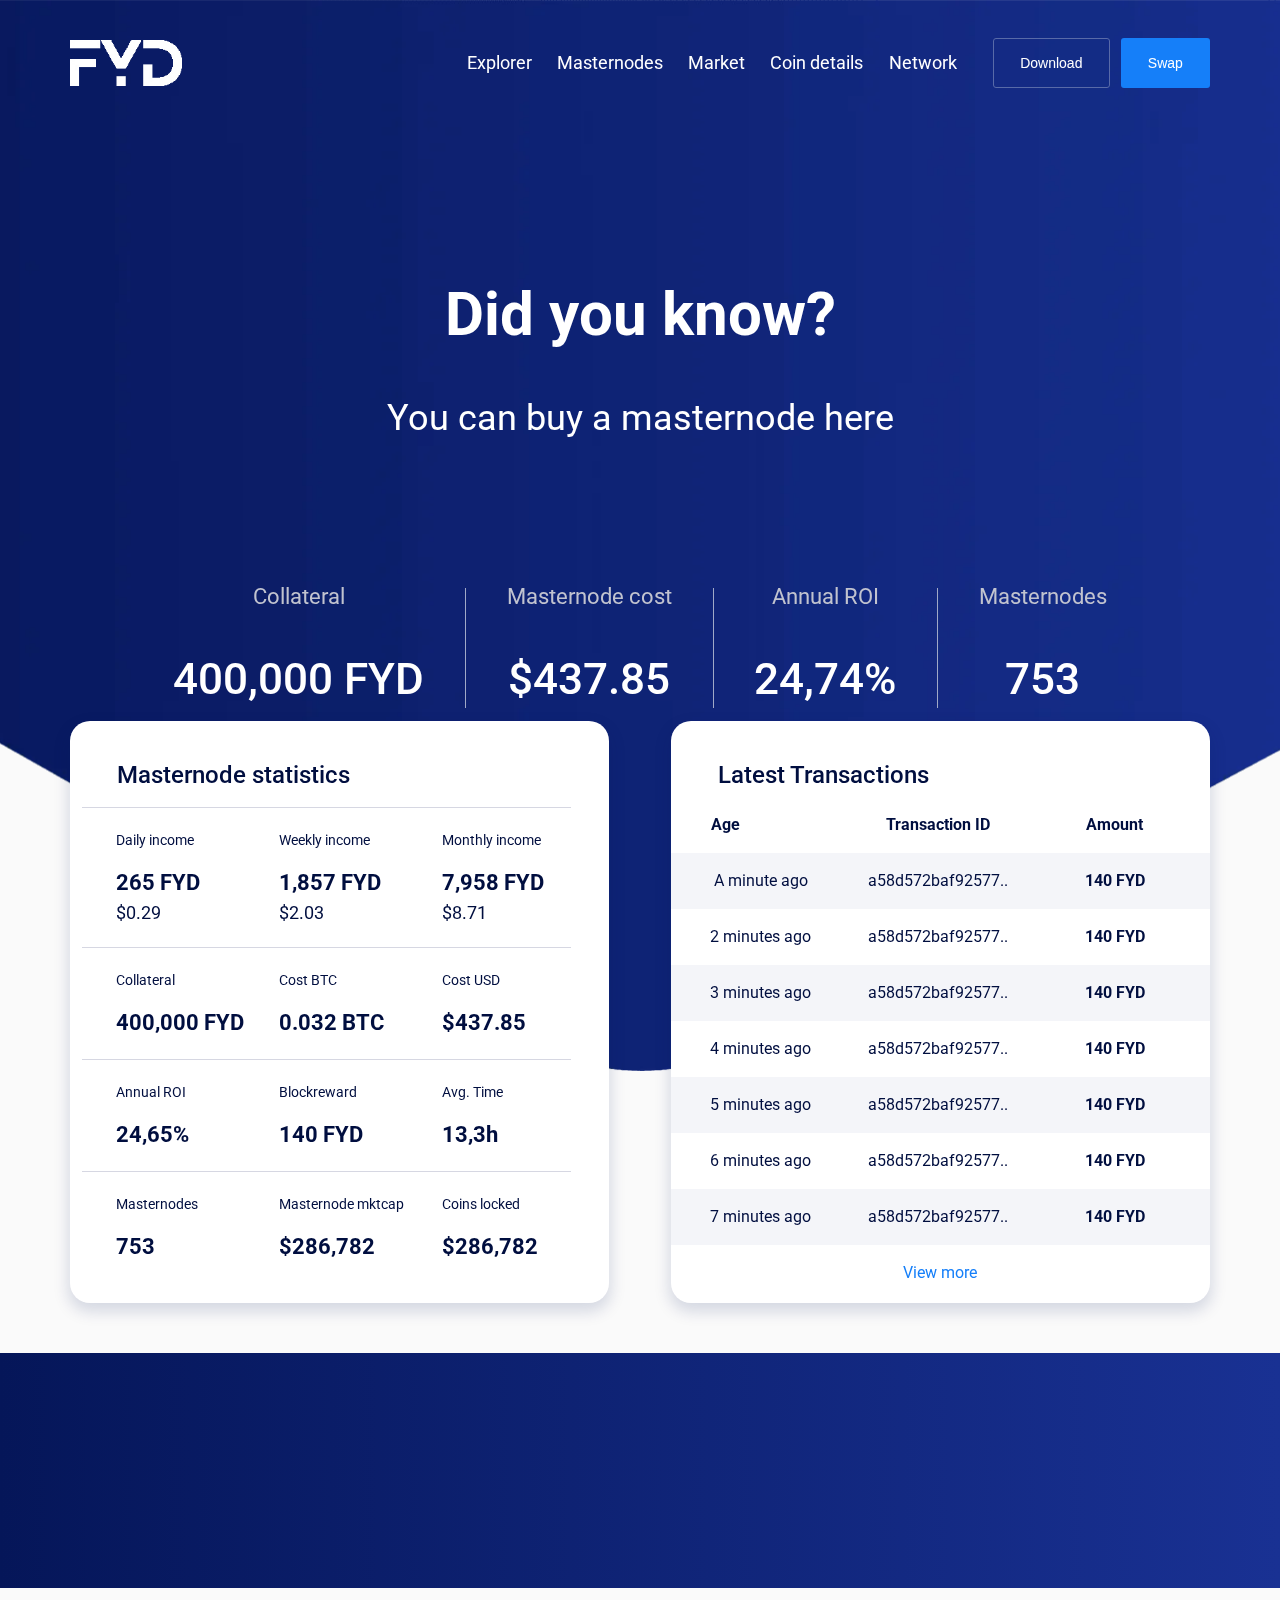
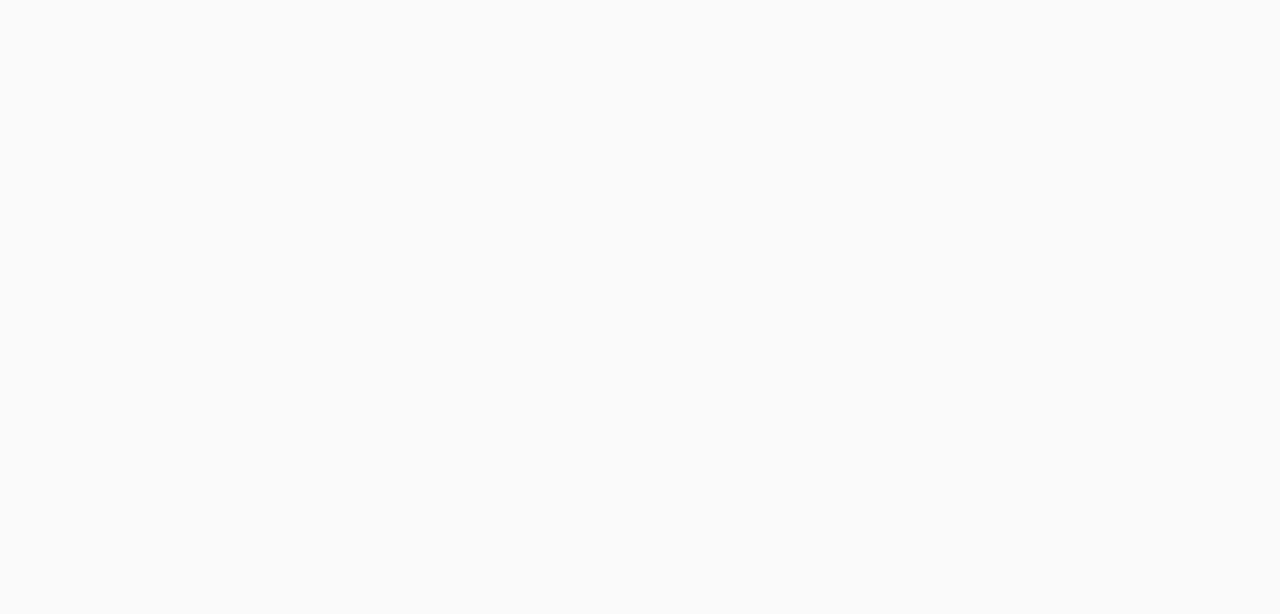
<file: masternode.html>
<!doctype html>
<html>
	<head>
		<meta charset="utf-8">
		<meta name="description" content="">
		<meta name="viewport" content="width=device-width, initial-scale=1">
		<title>FYD</title>
		<link rel="icon" type="image/png" href="https://avatars0.githubusercontent.com/u/48912706?s=400&amp;u=085d0dce006fd3428d6105f589267377cf62097a&amp;v=4">
		<link href="https://unpkg.com/aos@2.3.1/dist/aos.css" rel="stylesheet">
		<link rel="stylesheet" href="css/style.css">
		<link rel="stylesheet" href="css/header.css">
		<link rel="stylesheet" href="css/masternode.css">
		<link rel="preload" href="js/main.js" as="script">
		<link rel="author" href="humans.txt">
	</head>
	<body>
		<header>
			<div class="wrapper">
				<div class="container">
					<nav data-aos="fade-up">
						<a href="index.html" class='header-logo-link'>
							<img src="imgs/Logo_FYD.png" alt="" class="header-logo">
						</a>
						<div class="menu-block">
							<span class="toggle-btn"></span>
							<ul class="menu">
								<li class="menu-item">
									<a href="" class="menu-link">
										Explorer
									</a>
								</li>
								<li class="menu-item">
									<a href="" class="menu-link">
										Masternodes
									</a>
								</li>
								<li class="menu-item">
									<a href="" class="menu-link">
										Market
									</a>
								</li>
								<li class="menu-item">
									<a href="coin_details.html" class="menu-link">
										Coin details
									</a>
								</li>
								<li class="menu-item">
									<a href="" class="menu-link">
										Network
									</a>
								</li>
							</ul>
						</div>
						<div class="header-btns-block">
							<button class="main-btn">
							Download
							</button>
							<button class="main-btn active">
							Swap
							</button>
							<div class="burger-btn">
								<span></span>
								<span></span>
								<span></span>
							</div>
						</div>
					</nav>
				</div>
				<div class="container header-title-block" data-aos="fade-up">
					<h1 class="header-title">
					Did you know? 
					</h1>
					<p class="header-subtitle">
						You can buy a masternode here
					</p>
				</div>
				<div class="container header-info-block" data-aos="fade-up">
					<div class="row">
						<div class="header-info">
							<h3 class="header-info-title">
							Collateral
							</h3>
							<p class="header-info-text">
								400,000 FYD
							</p>
						</div>
						<div class="header-margin-block"></div>
						<div class="header-info">
							<h3 class="header-info-title">
							Masternode cost
							</h3>
							<p class="header-info-text">
								$437.85
							</p>
						</div>
						<div class="header-margin-block"></div>
						<div class="header-info">
							<h3 class="header-info-title">
							Annual ROI
							</h3>
							<p class="header-info-text">
								24,74%
							</p>
						</div>
						<div class="header-margin-block"></div>
						<div class="header-info">
							<h3 class="header-info-title">
							Masternodes
							</h3>
							<p class="header-info-text">
								753
							</p>
						</div>
					</div>
				</div>
			</div>
		</header>
		<main class="main">
			<section class="s-1">
				<div class="container">
					<div class="row s-1-main-row">
						<div class="s-1-left-block table-block" data-aos="fade-up">
							<h3 class="">
							Masternode statistics
							</h3>
							<div class="s-1-table page-table type-1">
								<div class="row t-row f-t-row">
									<div class="block">
										<h4 class="block-title">
											Daily income
										</h4>
										<p class="main-block-text">
											265 FYD
										</p>
										<p class="block-text">
											$0.29
										</p>
									</div>
									<div class="block">
										<h4 class="block-title">
											Weekly income
										</h4>
										<p class="main-block-text">
											1,857 FYD
										</p>
										<p class="block-text">
											$2.03
										</p>
									</div>
									<div class="block">
										<h4 class="block-title">
											Monthly income
										</h4>
										<p class="main-block-text">
											7,958 FYD
										</p>
										<p class="block-text">
											$8.71
										</p>
									</div>
								</div>
								<div class="row t-row">
									<div class="block">
										<h4 class="block-title">
											Collateral
										</h4>
										<p class="main-block-text">
											400,000 FYD
										</p>
									</div>
									<div class="block">
										<h4 class="block-title">
											Cost BTC
										</h4>
										<p class="main-block-text">
											0.032 BTC
										</p>
									</div>
									<div class="block">
										<h4 class="block-title">
											Cost USD
										</h4>
										<p class="main-block-text">
											$437.85
										</p>
									</div>
								</div>
								<div class="row t-row">
									<div class="block">
										<h4 class="block-title">
											Annual ROI 
										</h4>
										<p class="main-block-text">
											24,65%
										</p>
									</div>
									<div class="block">
										<h4 class="block-title">
											Blockreward
										</h4>
										<p class="main-block-text">
											140 FYD
										</p>
									</div>
									<div class="block">
										<h4 class="block-title">
											Avg. Time
										</h4>
										<p class="main-block-text">
											13,3h
										</p>
									</div>
								</div>
								<div class="row t-row">
									<div class="block">
										<h4 class="block-title">
											Masternodes
										</h4>
										<p class="main-block-text">
											753
										</p>
									</div>
									<div class="block">
										<h4 class="block-title">
											Masternode mktcap
										</h4>
										<p class="main-block-text">
											$286,782
										</p>
									</div>
									<div class="block">
										<h4 class="block-title">
											Coins locked
										</h4>
										<p class="main-block-text">
											$286,782
										</p>
									</div>
								</div>
							</div>
						</div>
						<div class="s-1-left-block table-block" data-aos="fade-up">
							<h3 class="">
							Latest Transactions
							</h3>
							<div class="s-1-table page-table">
								<div class="table-row row header-table-row">
									<p class="col-title" id='fr-title'><span>Age</span></p>
									<p class="col-title"><span>Transaction ID</span></p>
									<p class="col-title"><span>Amount</span></p>
								</div>
								<div class="table-row row">
									<p class="table-col">
										A minute ago
									</p>
									<p class="table-col col-address">
										a58d572baf92577..
									</p>
									<p class="table-col col-address">
										<span>140 FYD</span>
									</p>
								</div>
								<div class="table-row row">
									<p class="table-col">
										2 minutes ago
									</p>
									<p class="table-col col-address">
										a58d572baf92577..
									</p>
									<p class="table-col col-address">
										<span>140 FYD</span>
									</p>
								</div>
								<div class="table-row row">
									<p class="table-col">
										3 minutes ago
									</p>
									<p class="table-col col-address">
										a58d572baf92577..
									</p>
									<p class="table-col col-address">
										<span>140 FYD</span>
									</p>
								</div>
								<div class="table-row row">
									<p class="table-col">
										4 minutes ago
									</p>
									<p class="table-col col-address">
										a58d572baf92577..
									</p>
									<p class="table-col col-address">
										<span>140 FYD</span>
									</p>
								</div>
								<div class="table-row row">
									<p class="table-col">
										5 minutes ago
									</p>
									<p class="table-col col-address">
										a58d572baf92577..
									</p>
									<p class="table-col col-address">
										<span>140 FYD</span>
									</p>
								</div>
								<div class="table-row row">
									<p class="table-col">
										6 minutes ago
									</p>
									<p class="table-col col-address">
										a58d572baf92577..
									</p>
									<p class="table-col col-address">
										<span>140 FYD</span>
									</p>
								</div>
								<div class="table-row row">
									<p class="table-col">
										7 minutes ago
									</p>
									<p class="table-col col-address">
										a58d572baf92577..
									</p>
									<p class="table-col col-address">
										<span>140 FYD</span>
									</p>
								</div>
							</div>
							<a href="#" class="v-more">View more</a>
						</div>
					</div>
				</div>
			</section>
			<section class="s-2">
				<div class="container" data-aos="fade-up">
					<h3 class="section-title">
					Swap BTC/FYD without a third party exchange
					</h3>
					<div class="row">
						<div class="convert-block">
							<h4 class="convert-block-title">
							I want to buy
							</h4>
							<div class="select-block">
								<div class="currency-block" id='main-item-block'>
									<div class="currency-icon">
										<img src="imgs/Logo_FYD.png" alt="">
									</div>
									<span class="currency-text">
										FYDcoin
									</span>
									<span class="currency">
										FYD
									</span>
								</div>
								<img src="imgs/scroll-top.svg" alt="" id='select-items-btn' class="arrow-btn">
							</div>
							<div class="select-items-block">
								<div class="currency-block">
									<div class="currency-icon">
										<img src="imgs/Logo_FYD.png" alt="">
									</div>
									<span class="currency-text">
										FYDcoin
									</span>
									<span class="currency">
										FYD
									</span>
								</div>
								<div class="currency-block">
									<div class="currency-icon">
										<img src="imgs/Logo_FYD.png" alt="">
									</div>
									<span class="currency-text">
										FYDcoin
									</span>
									<span class="currency">
										USD
									</span>
								</div>
								<div class="currency-block">
									<div class="currency-icon">
										<img src="imgs/Logo_FYD.png" alt="">
									</div>
									<span class="currency-text">
										FYDcoin
									</span>
									<span class="currency">
										Bitcoin
									</span>
								</div>
							</div>
						</div>
						<div class="convert-block">
							<h4 class="convert-block-title">
							I want to exchange
							</h4>
							<div class="select-block">
								<input type="number" placeholder="200" class='currency-input'>
								<span class="currency-text currency-name" id='main-currency-block'>
									usd
								</span>
								<img src="imgs/scroll-top.svg" alt="" alt="" id='select-currency-btn' class="arrow-btn">
							</div>
							<div class="select-currency-block">
								<span class="currency-text currency-name">
									usd
								</span>
								<span class="currency-text currency-name">
									eu
								</span>
								<span class="currency-text currency-name">
									uah
								</span>
							</div>
						</div>
						<div class="convert-block">
							<h4 class="convert-block-title">
							You will receive
							</h4>
							<div class="select-block">
								<span class="currency-text">
									231,340
								</span>
								<span class="currency-text">
									FYD
								</span>
							</div>
						</div>
						<button class="main-btn active">
						Buy
						</button>
					</div>
				</div>
			</section>
			<section class="s-3">
				<div class="container" data-aos="fade-up">
					<div class="table-block">
						<div class="table-title-block">
							<h3 class="">
							Masternode overview
							</h3>
							<input type="text" placeholder="Search for an address" class="search-input">
						</div>
						<div class="page-table">
							<div class="table-row row header-table-row">
								<p class="col-title"><span>#</span></p>
								<p class="col-title" id='s-col-title'><span>Address</span></p>
								<p class="col-title" id='th-col-title'><span>Protocol</span></p>
								<p class="col-title" id='fs-col-title'><span>Active since</span></p>
								<p class="col-title" id='ff-col-title'><span>Last reward</span></p>
								<p class="col-title" id='sx-col-title'><span>Total rewards</span></p>
								<p class="col-title" id='sv-col-title'><span>Status</span></p>
							</div>
							<div class="table-row row">
								<p class="table-col">
									<span>1</span>
								</p>
								<p class="table-col address">
									FsVTUfUcyiMRLwqKPSQKbFHEDnjBV6tefP
								</p>
								<p class="table-col">
									IPV4
								</p>
								<p class="table-col days-col">
									4 days
								</p>
								<p class="table-col">
									13H 12min
								</p>
								<p class="table-col">
									<span>280 FYD</span>
								</p>
								<p class="table-col">
									<span class="enable">
										Enabled
									</span>
								</p>
							</div>
							<div class="table-row row">
								<p class="table-col">
									<span>2</span>
								</p>
								<p class="table-col address">
									FiMoC1Y1RSabCjMsZ...
								</p>
								<p class="table-col">
									IPV4
								</p>
								<p class="table-col days-col">
									4 days
								</p>
								<p class="table-col">
									13H 12min
								</p>
								<p class="table-col">
									<span>280 FYD</span>
								</p>
								<p class="table-col">
									<span class="enable">
										Enabled
									</span>
								</p>
							</div>
							<div class="table-row row">
								<p class="table-col">
									<span>3</span>
								</p>
								<p class="table-col address">
									FiMoC1Y1RSabCjMsZ...
								</p>
								<p class="table-col">
									IPV4
								</p>
								<p class="table-col days-col">
									4 days
								</p>
								<p class="table-col">
									13H 12min
								</p>
								<p class="table-col">
									<span>280 FYD</span>
								</p>
								<p class="table-col">
									<span class="missing">
										Missing
									</span>
								</p>
							</div>
							<div class="table-row row">
								<p class="table-col">
									<span>4</span>
								</p>
								<p class="table-col address">
									FiMoC1Y1RSabCjMsZ...
								</p>
								<p class="table-col">
									IPV4
								</p>
								<p class="table-col days-col">
									4 days
								</p>
								<p class="table-col">
									13H 12min
								</p>
								<p class="table-col">
									<span>280 FYD</span>
								</p>
								<p class="table-col">
									<span class="enable">
										Enabled
									</span>
								</p>
							</div>
							<div class="table-row row">
								<p class="table-col">
									<span>5</span>
								</p>
								<p class="table-col address">
									FiMoC1Y1RSabCjMsZ...
								</p>
								<p class="table-col">
									IPV4
								</p>
								<p class="table-col days-col">
									4 days
								</p>
								<p class="table-col">
									13H 12min
								</p>
								<p class="table-col">
									<span>300,000 FYD</span>
								</p>
								<p class="table-col">
									<span class="enable">
										Enabled
									</span>
								</p>
							</div>
						</div>
						<a href="#" class="v-more">View more</a>
					</div>
				</div>
			</section>
		</main>
		<script src="https://unpkg.com/aos@2.3.1/dist/aos.js"></script>
		<script>
		AOS.init({duration: 700});
		</script>
		<script src="js/main.js"></script>
	</body>
</html>
</file>
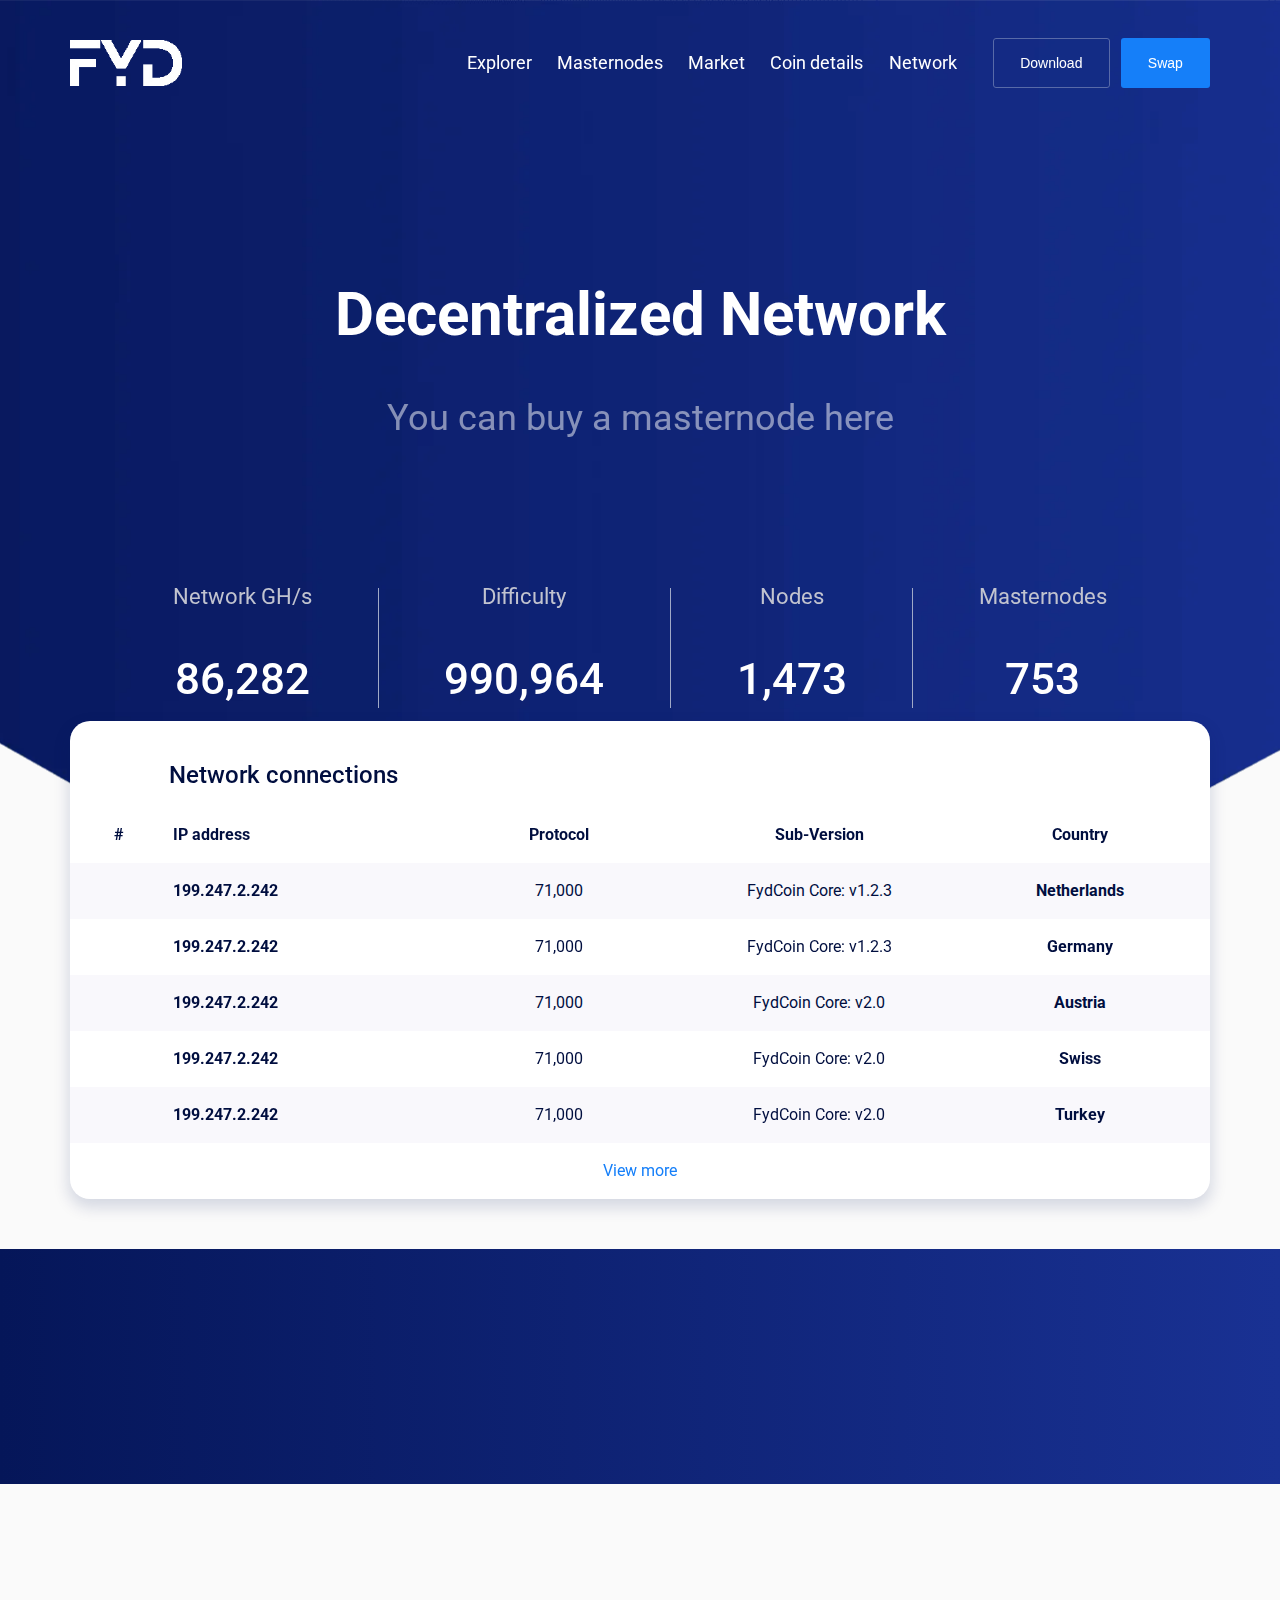
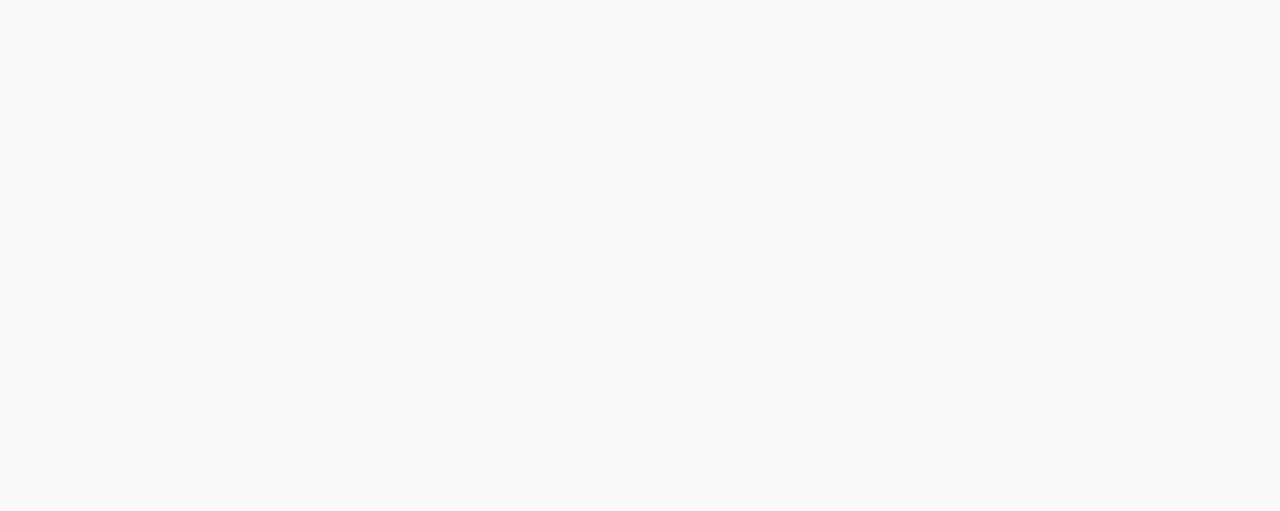
<file: network.html>
<!doctype html>
<html>
	<head>
		<meta charset="utf-8">
		<meta name="description" content="">
		<meta name="viewport" content="width=device-width, initial-scale=1">
		<title>FYD</title>
		<link rel="icon" type="image/png" href="https://avatars0.githubusercontent.com/u/48912706?s=400&amp;u=085d0dce006fd3428d6105f589267377cf62097a&amp;v=4">
		<link href="https://unpkg.com/aos@2.3.1/dist/aos.css" rel="stylesheet">
		<link rel="stylesheet" href="css/style.css">
		<link rel="stylesheet" href="css/header.css">
		<link rel="stylesheet" href="css/network.css">
		<link rel="preload" href="js/main.js" as="script">
		<link rel="author" href="humans.txt">
	</head>
	<body>
		<header>
			<div class="wrapper">
				<div class="container">
					<nav data-aos="fade-up">
						<a href="index.html" class='header-logo-link'>
							<img src="imgs/Logo_FYD.png" alt="" class="header-logo">
						</a>
						<div class="menu-block">
							<span class="toggle-btn"></span>
							<ul class="menu">
								<li class="menu-item">
									<a href="explorer.html" class="menu-link">
										Explorer
									</a>
								</li>
								<li class="menu-item">
									<a href="masternode.html" class="menu-link">
										Masternodes
									</a>
								</li>
								<li class="menu-item">
									<a href="market.html" class="menu-link">
										Market
									</a>
								</li>
								<li class="menu-item">
									<a href="coin_details.html" class="menu-link">
										Coin details
									</a>
								</li>
								<li class="menu-item">
									<a href="network.html" class="menu-link">
										Network
									</a>
								</li>
							</ul>
						</div>
						<div class="header-btns-block">
							<button class="main-btn">
							Download
							</button>
							<button class="main-btn active">
							Swap
							</button>
							<div class="burger-btn">
								<span></span>
								<span></span>
								<span></span>
							</div>
						</div>
					</nav>
				</div>
				<div class="container header-title-block" data-aos="fade-up">
					<h1 class="header-title">
					Decentralized Network
					</h1>
					<p class="header-subtitle">
						You can buy a masternode here
					</p>
				</div>
				<div class="container header-info-block" data-aos="fade-up">
					<div class="row">
						<div class="header-info">
							<h3 class="header-info-title">
							Network GH/s
							</h3>
							<p class="header-info-text">
								86,282
							</p>
						</div>
						<div class="header-margin-block"></div>
						<div class="header-info">
							<h3 class="header-info-title">
							Difficulty
							</h3>
							<p class="header-info-text">
								990,964
							</p>
						</div>
						<div class="header-margin-block"></div>
						<div class="header-info">
							<h3 class="header-info-title">
							Nodes
							</h3>
							<p class="header-info-text">
								1,473
							</p>
						</div>
						<div class="header-margin-block"></div>
						<div class="header-info">
							<h3 class="header-info-title">
							Masternodes
							</h3>
							<p class="header-info-text">
								753
							</p>
						</div>
					</div>
				</div>
			</div>
		</header>
		<main class="main">
			<section class="s-1">
				<div class="container table table-block" data-aos="fade-up">
					<div class="table-title-block">
						<h3 class="">
						Network connections
						</h3>
					</div>
					<div class="main-table">
						<div class="table-header">#</div>
						<div class="table-header address">IP address</div>
						<div class="table-header">Protocol</div>
						<div class="table-header">Sub-Version</div>
						<div class="table-header">Country</div>
						<p class="table-col number even">
							<span></span>
						</p>
						<p class="table-col hide-text address even">
							<span>199.247.2.242</span>
						</p>
						<p class="table-col even">
							71,000
						</p>
						<p class="table-col even sub-v">
							FydCoin Core: v1.2.3
						</p>
						<p class="table-col even">
							<span>Netherlands</span>
						</p>
						<p class="table-col number">
							<span></span>
						</p>
						<p class="table-col address hide-text">
							<span>199.247.2.242</span>
						</p>
						<p class="table-col">
							71,000
						</p>
						<p class="table-col sub-v">
							FydCoin Core: v1.2.3
						</p>
						<p class="table-col">
							<span>Germany</span>
						</p>
						<p class="table-col number even">
							<span></span>
						</p>
						<p class="table-col address hide-text even">
							<span>199.247.2.242</span>
						</p>
						<p class="table-col even">
							71,000
						</p>
						<p class="table-col even sub-v">
							FydCoin Core: v2.0
						</p>
						<p class="table-col even">
							<span>Austria</span>
						</p>
						<p class="table-col number">
							<span></span>
						</p>
						<p class="table-col address hide-text">
							<span>199.247.2.242</span>
						</p>
						<p class="table-col">
							71,000
						</p>
						<p class="table-col sub-v">
							FydCoin Core: v2.0
						</p>
						<p class="table-col">
							<span>Swiss</span>
						</p>
						<p class="table-col number even">
							<span></span>
						</p>
						<p class="table-col address hide-text even">
							<span>199.247.2.242</span>
						</p>
						<p class="table-col even">
							71,000
						</p>
						<p class="table-col even sub-v">
							FydCoin Core: v2.0
						</p>
						<p class="table-col even">
							<span>Turkey</span>
						</p>
					</div>
					<a href="#" class="v-more">View more</a>
				</div>
			</section>
			<section class="s-2">
				<div class="container" data-aos="fade-up">
					<h3 class="section-title">
					Swap BTC/FYD without a third party exchange
					</h3>
					<div class="row">
						<div class="convert-block">
							<h4 class="convert-block-title">
							I want to buy
							</h4>
							<div class="select-block">
								<div class="currency-block" id='main-item-block'>
									<div class="currency-icon">
										<img src="imgs/Logo_FYD.png" alt="">
									</div>
									<span class="currency-text">
										FYDcoin
									</span>
									<span class="currency">
										FYD
									</span>
								</div>
								<img src="imgs/scroll-top.svg" alt="" id='select-items-btn' class="arrow-btn">
							</div>
							<div class="select-items-block">
								<div class="currency-block">
									<div class="currency-icon">
										<img src="imgs/Logo_FYD.png" alt="">
									</div>
									<span class="currency-text">
										FYDcoin
									</span>
									<span class="currency">
										FYD
									</span>
								</div>
								<div class="currency-block">
									<div class="currency-icon">
										<img src="imgs/Logo_FYD.png" alt="">
									</div>
									<span class="currency-text">
										FYDcoin
									</span>
									<span class="currency">
										USD
									</span>
								</div>
								<div class="currency-block">
									<div class="currency-icon">
										<img src="imgs/Logo_FYD.png" alt="">
									</div>
									<span class="currency-text">
										FYDcoin
									</span>
									<span class="currency">
										Bitcoin
									</span>
								</div>
							</div>
						</div>
						<div class="convert-block">
							<h4 class="convert-block-title">
							I want to exchange
							</h4>
							<div class="select-block">
								<input type="number" placeholder="200" class='currency-input'>
								<span class="currency-text currency-name" id='main-currency-block'>
									usd
								</span>
								<img src="imgs/scroll-top.svg" alt="" alt="" id='select-currency-btn' class="arrow-btn">
							</div>
							<div class="select-currency-block">
								<span class="currency-text currency-name">
									usd
								</span>
								<span class="currency-text currency-name">
									eu
								</span>
								<span class="currency-text currency-name">
									uah
								</span>
							</div>
						</div>
						<div class="convert-block">
							<h4 class="convert-block-title">
							You will receive
							</h4>
							<div class="select-block">
								<span class="currency-text">
									231,340
								</span>
								<span class="currency-text">
									FYD
								</span>
							</div>
						</div>
						<button class="main-btn active">
						Buy
						</button>
					</div>
				</div>
			</section>
			<section class="s-3">
				<div class="container table table-block" data-aos="fade-up">
					<div class="table-title-block">
						<h3 class="">
						Masternode overview
						</h3>
						<input type="text" placeholder="Search for an address" class="search-input">
					</div>
					<div class="main-table">
						<div class="table-header">#</div>
						<div class="table-header address">Address</div>
						<div class="table-header">Protocol</div>
						<div class="table-header">Active since</div>
						<div class="table-header">Last reward</div>
						<div class="table-header">Total rewards</div>
						<div class="table-header">Status</div>
						<p class="table-col number even">
							<span>1</span>
						</p>
						<p class="table-col hide-text address even">
							FsVTUfUcyiMRLwqKPSQKbFHEDnjBV6tefP
						</p>
						<p class="table-col even">
							IPV4
						</p>
						<p class="table-col even">
							4 days
						</p>
						<p class="table-col even">
							13H 12min
						</p>
						<p class="table-col even">
							<span>280 FYD</span>
						</p>
						<p class="table-col even">
							<span class="enable">
								Enabled
							</span>
						</p>
						<p class="table-col number">
							<span>2</span>
						</p>
						<p class="table-col address hide-text">
							FiMoC1Y1RSabCjMsZ...
						</p>
						<p class="table-col">
							IPV4
						</p>
						<p class="table-col">
							4 days
						</p>
						<p class="table-col">
							13H 12min
						</p>
						<p class="table-col">
							<span>280 FYD</span>
						</p>
						<p class="table-col">
							<span class="enable">
								Enabled
							</span>
						</p>
						<p class="table-col number even">
							<span>3</span>
						</p>
						<p class="table-col address hide-text even">
							FiMoC1Y1RSabCjMsZ...
						</p>
						<p class="table-col even">
							IPV4
						</p>
						<p class="table-col even">
							4 days
						</p>
						<p class="table-col even">
							13H 12min
						</p>
						<p class="table-col even">
							<span>280 FYD</span>
						</p>
						<p class="table-col even">
							<span class="missing">
								Missing
							</span>
						</p>
						<p class="table-col number">
							<span>4</span>
						</p>
						<p class="table-col address hide-text">
							FiMoC1Y1RSabCjMsZ...
						</p>
						<p class="table-col">
							IPV4
						</p>
						<p class="table-col">
							4 days
						</p>
						<p class="table-col">
							13H 12min
						</p>
						<p class="table-col">
							<span>280 FYD</span>
						</p>
						<p class="table-col">
							<span class="enable">
								Enabled
							</span>
						</p>
						<p class="table-col number even">
							<span>5</span>
						</p>
						<p class="table-col address hide-text even">
							FiMoC1Y1RSabCjMsZ...
						</p>
						<p class="table-col even">
							IPV4
						</p>
						<p class="table-col even">
							4 days
						</p>
						<p class="table-col even">
							13H 12min
						</p>
						<p class="table-col even">
							<span>300,000 FYD</span>
						</p>
						<p class="table-col even">
							<span class="enable">
								Enabled
							</span>
						</p>
					</div>
					<a href="#" class="v-more">View more</a>
				</div>
			</section>
		</main>
		<script src="https://unpkg.com/aos@2.3.1/dist/aos.js"></script>
		<script>
		AOS.init({duration: 700});
		</script>
		<script src="js/main.js"></script>
	</body>
</html>
</file>
<file: css/header.css>
/*Header*/
header {
  width: 100%;
  background-color: #fafafa;
  color: #fff;
}

.wrapper {
  padding: 4.5rem 0 37rem;
}

.chrome-bg {
  background-image: url("../imgs/header_bg-min-min.webp");
}

.safari-bg {
  background-image: url("../imgs/header_bg-min.png");
}

nav {
  width: 100%;
  display: flex;
  justify-content: space-between;
  align-items: center;
}

.header-logo-link {
  width: 9.8%;
}

.header-logo {
  width: 100%;
}

.menu-block {
  width: 38.966%;
  margin-left: 27.8%;
}

.toggle-btn {
  position: absolute;
  top: 0;
  right: 13px;
  transform: translateY(-100%);
  display: none;
}

.menu {
  width: 100%;
  display: flex;
  justify-content: space-between;
}

.menu-link {
  font-size: 1.8rem;
  font-weight: 400;
  color: #fff;
  padding: 1.2rem 0 1.2rem;
  border-bottom: 1px solid rgba(255, 255, 255, 0);
  transition: all 0.3s ease;
}

.menu-link:hover {
  border-bottom: 1px solid #fff;
}

.header-btns-block {
  width: 18.34%;
  margin-left: 2.67%;
  display: flex;
  justify-content: flex-end;
}

.main-btn {
  height: 50px;
  padding: 0 12.5%;
  font-size: 1.4rem;
  color: #fff;
  border: 1px solid #586aa8;
  border-radius: 3px;
}

header .main-btn.active {
  margin-left: 5.333%;
}

.main-btn.active {
  background: #157ff9;
  border: 1px solid rgba(255, 255, 255, 0);
}

.close-btn, .burger-btn {
  display: none;
  cursor: pointer;
}

.header-title-block {
  margin-top: 10.375%;
}

.header-title, .header-subtitle {
  text-align: center;
}

.header-title {
  font-size: 6rem;
  font-weight: 400;
  margin-bottom: 6.5rem;
}
.header-title span {
  font-weight: 700;
}

.header-grey {
  color: #b4b4b4;
}

.header-subtitle {
  font-size: 3.6rem;
  font-weight: 700;
}
.header-subtitle span {
  font-weight: 400;
}

.header-info-block {
  margin-top: 14.73%;
  height: 12.5rem;
}

.header-info-block .row {
  height: 100%;
  padding: 0 9.07%;
}

.header-info {
  height: 100%;
  width: auto;
  display: flex;
  flex-direction: column;
  justify-content: space-between;
  text-align: center;
}

.header-info-title {
  font-size: 2.2rem;
  font-weight: 400;
  color: #c1c3cf;
}

.header-info-text {
  font-size: 4.4rem;
  font-weight: 500;
  text-transform: uppercase;
  padding-bottom: 1rem;
}

.header-margin-block {
  width: 1px;
  height: 96%;
  background: #a0a9c7;
}

@media screen and (max-width: 1600px) {
  .wrapper {
    padding: 4.2rem 0 37rem;
  }

  .header-title-block {
    margin-top: 12.375%;
  }

  .header-title {
    margin-bottom: 5.5rem;
  }

  .header-info-block {
    margin-top: 10.73%;
  }
}
@media screen and (max-width: 1440px) {
  .wrapper {
    padding: 3.8rem 0 36rem;
  }

  .header-title-block {
    margin-top: 15.375%;
  }

  .header-title {
    margin-bottom: 5.5rem;
  }

  .header-info-block {
    margin-top: 11.73%;
  }
}
@media screen and (max-width: 1367px) {
  .menu-block {
    width: 42.966%;
    margin-left: 23.8%;
  }
}
@media screen and (max-width: 1199px) {
  .wrapper {
    padding: 3.8rem 0 26rem;
  }

  .header-title-block {
    margin-top: 14.375%;
  }

  .header-title {
    font-size: 6rem;
  }

  .header-subtitle {
    font-size: 3rem;
  }

  .header-info-block {
    margin-top: 12.73%;
    height: 11rem;
  }

  .header-info-title {
    font-size: 2rem;
  }

  .header-info-text {
    font-size: 3.6rem;
  }

  .menu-block {
    width: 48.966%;
    margin-left: 12.8%;
  }
}
@media screen and (max-height: 790px) {
  .header-title-block {
    margin-top: 11%;
  }

  .header-info-block {
    margin-top: 8.23%;
  }
}
@media screen and (max-width: 1200px) and (max-height: 790px) {
  .wrapper {
    padding: 3.8rem 0 32rem;
  }

  .header-title-block {
    margin-top: 16.375%;
  }

  .header-info-block {
    margin-top: 14.73%;
    height: 11rem;
  }
}
@media screen and (max-width: 991px) {
  .wrapper {
    padding: 3.2rem 0 26rem;
  }

  .menu-block {
    width: 60%;
    margin-left: 2%;
  }

  .menu-link {
    font-size: 1.6rem;
  }

  .main-btn {
    height: 40px;
    padding: 0 10.5%;
  }

  .header-title-block {
    margin-top: 10.375%;
  }

  .header-title {
    font-size: 4rem;
  }

  .header-subtitle {
    font-size: 2rem;
  }

  .header-info-block {
    margin-top: 8.73%;
    height: 7rem;
  }

  .header-info-title {
    font-size: 1.6rem;
  }

  .header-info-text {
    font-size: 2.8rem;
  }
}
@media screen and (max-width: 767px) {
  .header-title-block {
    margin-top: 13.375%;
  }

  .header-info-block {
    margin-top: 10.73%;
  }
  .header-info-block .row {
    padding: 0;
  }

  .header-logo-link {
    width: 15.8%;
  }

  nav {
    position: relative;
    z-index: 5;
  }

  .burger-btn {
    display: block;
    margin-left: 15.33%;
    width: 30px;
    height: auto;
  }

  .menu-block {
    position: absolute;
    left: 0;
    bottom: -1.5rem;
    padding: 0;
    border-radius: 1.5rem;
    transform: translateY(100%);
    width: 100%;
    background-color: #fff;
    margin-left: 0;
    transition: all 0.3s ease;
  }

  .menu-block.active {
    padding: 2rem;
  }

  .toggle-btn {
    width: 0;
    height: 0;
    border-color: transparent transparent #fff;
    border-top-color: transparent;
    border-right-color: transparent;
    border-bottom-color: white;
    border-left-color: transparent;
    border-style: solid;
    border-width: 0 12px 12px;
    cursor: pointer;
  }

  .toggle-btn.active {
    display: block;
  }

  .menu {
    display: none;
    flex-direction: column;
    align-items: flex-start;
  }

  .menu-block.active .menu {
    display: flex;
  }

  .menu-link {
    font-weight: 500;
    color: #081a5e;
    font-size: 2rem;
  }

  .menu-link:hover {
    border-bottom: 1px solid #081a5e;
  }

  .header-btns-block {
    width: 70%;
    margin-left: 4.67%;
    display: flex;
    justify-content: flex-end;
    align-items: center;
  }

  .main-btn {
    height: 40px;
    padding: 0 8%;
  }

  header .main-btn.active {
    margin-left: 3.333%;
  }

  .burger-btn {
    width: 22px;
    height: 18px;
    margin-right: 13px;
    display: flex;
    flex-direction: column;
    justify-content: space-between;
  }

  .burger-btn.active {
    justify-content: center;
  }

  .burger-btn span {
    width: 100%;
    height: 2px;
    background: #fff;
    transition: all 0.3s ease;
  }

  .burger-btn.active span:nth-child(1) {
    transform: translateY(100%) rotate(45deg);
  }

  .burger-btn.active span:nth-child(3) {
    transform: translateY(-100%) rotate(-45deg);
  }

  .burger-btn.active span:nth-child(2) {
    opacity: 0;
  }
}
@media screen and (max-width: 575px) {
  .main-btn {
    height: 30px;
  }

  .close-btn {
    width: 20px;
  }

  .header-title {
    font-size: 3.2rem;
    margin-bottom: 4.5rem;
  }

  .header-subtitle {
    font-size: 1.8rem;
  }

  .header-info-title {
    font-size: 1.6rem;
  }

  .header-info-block .row {
    height: 100%;
    padding: 0;
  }

  .header-info-text {
    font-size: 2.6rem;
    line-height: 1.2;
    padding-bottom: 0.8rem;
  }

  .header-title-block {
    margin-top: 17.375%;
  }

  .header-info-block {
    margin-top: 13.73%;
  }
}
</file>
<file: css/index.css>
/* Header */
.header-title-block {
  margin-top: 7%;
}
.header-title-block form {
  width: 75%;
  display: flex;
  justify-content: space-between;
  height: 7rem;
  margin: 7.5rem auto 0;
}
.header-title-block form label {
  height: 100%;
  width: 71%;
}
.header-title-block form .main-btn {
  width: 26.5%;
  height: 100%;
  font-size: 2.2rem;
  font-weight: 300;
  padding: 0;
  margin: 0;
}

.header-title {
  font-weight: 700;
  margin-bottom: 3.5rem;
}

.header-subtitle {
  font-weight: 300;
  font-size: 3.6rem;
  color: rgba(255, 255, 255, 0.5);
}

.header-info-text {
  text-transform: none;
}

#search {
  width: 100%;
  height: 100%;
  border-radius: 0.5rem;
  padding: 0 2.2rem;
  font-size: 2.2rem;
  color: #000b40;
}
#search::placeholder {
  color: #b5b5b5;
}

/* S-1 */
.s-1-left-block {
  width: 47.29%;
}
.s-1-left-block .header-table-row {
  justify-content: space-between;
  text-align: center;
}
.s-1-left-block #fr-title {
  padding-right: 7rem;
}
.s-1-left-block .col-title {
  width: 30%;
}
.s-1-left-block .table-col {
  width: 30%;
  text-align: center;
}

.table-row {
  padding: 2rem 3.64% 2rem 2.56%;
}
.table-row .table-col.col-address:nth-child(2) span {
  text-decoration: underline;
}

.col-address {
  overflow: hidden;
  text-overflow: ellipsis;
  white-space: nowrap;
}

.table-block h3 {
  display: flex;
  justify-content: space-between;
  align-items: center;
  padding-left: 8.68%;
}

.btn-label {
  position: relative;
  cursor: pointer;
  margin-right: 13.68%;
}

#btn {
  width: 7rem;
  height: 3rem;
  border-radius: 1.5rem;
  appearance: none;
  -webkit-appearance: none;
  -moz-appearance: none;
}

.btn-block {
  position: absolute;
  top: 0;
  left: 0;
  display: block;
  width: 7rem;
  height: 3rem;
  border-radius: 1.5rem;
  background: #b5b5b5;
  transition: all 0.3s ease;
}
.btn-block span {
  display: block;
  position: absolute;
  top: 50%;
  left: 0.3rem;
  width: 2.4rem;
  height: 2.4rem;
  background-color: #fff;
  border-radius: 50%;
  transform: translateY(-50%);
  transition: all 0.3s ease;
}

#btn:checked + .btn-block {
  background: #4fbe79;
}
#btn:checked + .btn-block span {
  left: calc(100% - 0.3rem);
  transform: translate(-100%, -50%);
}

/* S-3 */
.s-3 {
  padding: 4rem 0 6.5rem;
}
.s-3 .table-block h3 {
  padding-left: 11%;
}
.s-3 .s-1-left-block {
  width: 100%;
}
.s-3 .s-1-left-block .col-title:nth-child(1),
.s-3 .s-1-left-block .col-title:nth-child(3) {
  width: 22%;
}
.s-3 .s-1-left-block .col-title:nth-child(2) {
  width: 50%;
}
.s-3 .s-1-left-block .table-col:nth-child(1),
.s-3 .s-1-left-block .table-col:nth-child(3) {
  width: 22%;
}
.s-3 .s-1-left-block .table-col:nth-child(2) {
  width: 50%;
}

@media screen and (max-width: 1199px) {
  .header-subtitle {
    font-size: 3.2rem;
  }

  .s-1-right-block .table-col {
    width: auto;
  }

  .table-col.top {
    width: 20%;
  }
}
@media screen and (max-width: 991px) {
  .header-subtitle {
    font-size: 2.8rem;
    width: 80%;
    margin: auto;
  }

  .header-title-block form {
    width: 100%;
    display: flex;
    flex-direction: column;
    height: auto;
  }
  .header-title-block form label {
    width: 100%;
  }
  .header-title-block form .main-btn {
    width: 100%;
    height: 6rem;
  }

  #search {
    width: 100%;
    height: 6rem;
    margin-bottom: 2rem;
  }

  .s-1-main-row {
    flex-direction: column;
  }

  .s-1-right-block, .s-1-left-block {
    width: 100%;
  }

  .s-1-left-block {
    margin-bottom: 4rem;
  }

  .table-col.top {
    width: 20%;
  }

  .arrow-btn {
    width: 1.2rem;
  }

  .s-3 .col-title {
    text-align: center;
  }
}
@media screen and (max-width: 575px) {
  .header-subtitle {
    font-size: 2.4rem;
  }

  .header-title-block form {
    width: 100%;
    display: flex;
    flex-direction: column;
    height: auto;
  }
  .header-title-block form label {
    width: 100%;
  }
  .header-title-block form .main-btn {
    width: 100%;
    height: 5rem;
    font-size: 1.8rem;
  }

  #search {
    width: 100%;
    height: 5rem;
    margin-bottom: 2rem;
    font-size: 1.8rem;
  }

  .header-info-title {
    font-size: 1.4rem;
  }

  .header-info-text {
    font-size: 2rem;
    font-weight: 400;
  }
}
</file>
<file: css/coindetails.css>
/* S-1 */
.s-1-left-block {
  width: 61%;
}

#address {
  margin-left: 13.5%;
}

#balance {
  margin-left: 48%;
}

#percents {
  margin-left: 18.7%;
}

.s-1-right-block {
  width: 36.86%;
}

.s-1-right-block .table-col {
  width: 33.3%;
}

.s-1-right-block .col-title {
  width: 33.3%;
}

#percent {
  padding-left: 3%;
}

#amount {
  text-align: right;
  padding-right: 10.5%;
}

/* S-3 */
.s-3 {
  padding: 4rem 0 6.5rem;
}

.table-title-block {
  display: flex;
  justify-content: space-between;
  align-items: center;
  margin-bottom: 1.05rem;
}

.s-3 h3 {
  margin-bottom: 0;
}

.search-input {
  margin-right: 5.01%;
  padding: 1.3rem 3rem;
  border: 1px solid #d8d8d8;
  border-radius: 4px;
  font-size: 12px;
  color: #0e1f63;
  width: 33.38%;
}

.search-input::placeholder {
  font-size: 12px;
  color: #d8d8d8;
}

span.enable {
  color: #00ab00;
}

span.missing {
  color: #b4b4b4;
}

.main-table {
  width: 100%;
  color: #000e3f;
  font-size: 1.6rem;
  display: grid;
  grid-template-columns: 2fr 7fr 3fr 3fr 4fr 4fr 3fr;
}
.main-table span {
  font-weight: 700;
}
.main-table .table-header {
  font-weight: 700;
}
.main-table .table-header,
.main-table .table-col {
  padding: 2rem 0.5rem;
  text-align: center;
}
.main-table .table-header.hide-text,
.main-table .table-col.hide-text {
  overflow: hidden;
  text-overflow: ellipsis;
  white-space: nowrap;
}
.main-table .table-header.even,
.main-table .table-col.even {
  background-color: #f9f8fc;
}
.main-table .table-header.number,
.main-table .table-col.number {
  width: 100%;
}
.main-table .table-header.address,
.main-table .table-col.address {
  width: 100%;
  text-align: left;
}
.main-table .table-header {
  align-self: center;
  text-align: center;
}
.main-table .table-header.address {
  padding-right: 3rem;
}

@media screen and (max-width: 1367px) {
  #percents {
    margin-left: 15.2%;
  }
}
@media screen and (max-width: 1199px) {
  .s-1-right-block .table-col {
    width: auto;
  }

  .table-col.top {
    width: 20%;
  }

  #percents {
    margin-left: 10.2%;
  }
}
@media screen and (max-width: 991px) {
  #percents {
    margin-left: 15.2%;
  }

  .s-1-main-row {
    flex-direction: column;
  }

  .s-1-right-block, .s-1-left-block {
    width: 100%;
  }

  .s-1-left-block {
    margin-bottom: 4rem;
  }

  #percent {
    padding-left: 17.5%;
  }

  #amount {
    text-align: right;
    padding-right: 7.5%;
  }

  .table-col.top {
    width: 20%;
  }

  .arrow-btn {
    width: 1.2rem;
  }

  .s-3 .col-title {
    text-align: center;
  }
}
@media screen and (max-width: 767px) {
  .main-table {
    font-size: 1.2rem;
    grid-template-columns: 1fr 4fr 4fr 5fr 4fr 3fr 3fr;
  }
}
@media screen and (max-width: 575px) {
  .col-address {
    width: 28.75%;
    overflow: hidden;
    text-overflow: ellipsis;
    white-space: nowrap;
  }

  #address {
    margin-left: 13.5%;
  }

  #balance {
    margin-left: 29%;
  }

  #percents {
    margin-left: 23.7%;
  }

  #percent {
    padding-left: 12.5%;
  }

  .s-3 .table-title-block {
    display: flex;
    flex-direction: column;
    align-items: center;
    margin-bottom: 1.05rem;
  }

  .s-3 .table-title-block h3 {
    width: 100%;
    margin-bottom: 25px;
  }

  .search-input {
    width: 90%;
    margin: 0;
  }

  .main-table {
    grid-template-columns: 1fr 5fr 3.5fr 3.5fr 4fr 5fr 3fr;
  }
}
</file>
<file: css/explorer.css>
/* Header */
.header-title {
  font-weight: 700;
  display: flex;
  align-items: center;
  justify-content: center;
}
.header-title img {
  width: 5rem;
  margin-left: 5%;
}

.header-subtitle {
  color: rgba(255, 255, 255, 0.5);
  font-weight: 400;
  font-size: 3.6rem;
}

/* S-1 */
.s-1 .main-table {
  grid-template-columns: 2fr 4fr 2fr;
}
.s-1 .main-table .table-header.age {
  padding-right: 35.5%;
}
.s-1 .row {
  align-items: stretch;
}
.s-1 .row .table-block:nth-child(2) {
  width: 33.25%;
  padding: 3.5rem;
}
.s-1 .container.table {
  padding-top: 4.3%;
  width: 64.16%;
  margin: 0;
}
.s-1 .v-more {
  margin-top: 4rem;
}

.qr-code {
  width: 100%;
}

.table-block h3 {
  display: flex;
  justify-content: space-between;
  align-items: center;
  padding-left: 8.68%;
  margin-bottom: 0;
}
.table-block h3 .sub-v {
  text-align: left;
}

.btn-label {
  position: relative;
  cursor: pointer;
  margin-right: 7.68%;
}

#btn {
  width: 7rem;
  height: 3rem;
  border-radius: 1.5rem;
  appearance: none;
  -webkit-appearance: none;
  -moz-appearance: none;
}

.btn-block {
  position: absolute;
  top: 0;
  left: 0;
  display: block;
  width: 7rem;
  height: 3rem;
  border-radius: 1.5rem;
  background: #b5b5b5;
  transition: all 0.3s ease;
}
.btn-block span {
  display: block;
  position: absolute;
  top: 50%;
  left: 0.3rem;
  width: 2.4rem;
  height: 2.4rem;
  background-color: #fff;
  border-radius: 50%;
  transform: translateY(-50%);
  transition: all 0.3s ease;
}

#btn:checked + .btn-block {
  background: #4fbe79;
}
#btn:checked + .btn-block span {
  left: calc(100% - 0.3rem);
  transform: translate(-100%, -50%);
}

/* S-3 */
.s-3 {
  padding: 4rem 0 6.5rem;
}

.table-title-block {
  display: flex;
  justify-content: space-between;
  align-items: center;
  margin-bottom: 1.05rem;
}

.s-3 h3 {
  margin-bottom: 0;
}

.header-table-row {
  justify-content: space-between;
}

.search-input {
  margin-right: 5.01%;
  padding: 1.3rem 3rem;
  border: 1px solid #d8d8d8;
  border-radius: 4px;
  font-size: 12px;
  color: #0e1f63;
  width: 33.38%;
}

.search-input::placeholder {
  font-size: 12px;
  color: #d8d8d8;
}

span.enable {
  color: #00ab00;
}

span.missing {
  color: #b4b4b4;
}

.container.table {
  background-color: #fff;
}

.main-table {
  width: 100%;
  color: #000e3f;
  font-size: 1.6rem;
  display: grid;
  grid-template-columns: 2fr 4fr 2fr;
}
.main-table span {
  font-weight: 700;
}
.main-table .table-header {
  font-weight: 700;
}
.main-table .table-header,
.main-table .table-col {
  padding: 2rem 0.5rem;
  text-align: center;
}
.main-table .table-header.hide-text,
.main-table .table-col.hide-text {
  overflow: hidden;
  text-overflow: ellipsis;
  white-space: nowrap;
}
.main-table .table-header.even,
.main-table .table-col.even {
  background-color: #f9f8fc;
}
.main-table .table-header.number,
.main-table .table-col.number {
  width: 100%;
}
.main-table .table-header.address,
.main-table .table-col.address {
  width: 100%;
  text-align: left;
}
.main-table .table-header {
  align-self: center;
  text-align: center;
}
.main-table .table-header.age {
  padding-right: 23.5%;
}

@media screen and (max-width: 1367px) {
  .header-title {
    font-size: 4.8rem;
  }
  .header-title img {
    width: 4rem;
    margin-left: 5%;
  }

  .s-1 .container.table {
    padding-top: 3.7%;
  }
  .s-1 .v-more {
    margin-top: 3rem;
  }
}
@media screen and (max-width: 1199px) {
  .header-title {
    font-size: 4rem;
  }
  .header-title img {
    width: 3.2rem;
    margin-left: 5%;
  }

  .header-subtitle {
    font-size: 3.2rem;
  }

  .s-1 .row {
    align-items: center;
    flex-direction: column;
  }
  .s-1 .row .table-block:nth-child(2) {
    width: 100%;
    padding: 3.5rem;
  }
  .s-1 .container.table {
    width: 100%;
    margin-bottom: 3rem;
  }

  .qr-code {
    width: 50%;
    margin: auto;
  }
}
@media screen and (max-width: 991px) {
  .header-title {
    font-size: 4rem;
  }
  .header-title span {
    overflow: hidden;
    text-overflow: ellipsis;
    white-space: nowrap;
  }
  .header-title img {
    width: 3.2rem;
    margin-left: 5%;
  }

  .header-subtitle {
    font-size: 2.8rem;
  }

  .arrow-btn {
    width: 1.2rem;
  }

  .main-table {
    font-size: 1.4rem;
  }
}
@media screen and (max-width: 767px) {
  .main-table {
    font-size: 1.2rem;
  }
}
@media screen and (max-width: 575px) {
  .header-subtitle {
    font-size: 2.4rem;
  }

  .header-info-title {
    font-size: 1.4rem;
  }

  .header-info-text {
    font-size: 2rem;
    font-weight: 400;
  }

  .search-input {
    width: 90%;
    margin: 0;
  }
}
</file>
<file: css/masternode.css>
/* Header */
.header-title {
  font-weight: 700;
}

.header-subtitle {
  font-weight: 400;
  font-size: 3.6rem;
}

/* S-1 */
.s-1-left-block {
  width: 47.29%;
}
.s-1-left-block .header-table-row {
  justify-content: space-between;
  text-align: center;
}
.s-1-left-block #fr-title {
  padding-right: 7rem;
}
.s-1-left-block .col-title {
  width: 30%;
}
.s-1-left-block .table-col {
  width: 30%;
  text-align: center;
}

.s-1-main-row {
  align-items: stretch;
}

.page-table.type-1 {
  margin-top: 2rem;
  padding: 0 7.07% 0 2.21%;
}

.t-row {
  padding: 2.5rem 0 2.5rem;
  border-top: 1px solid #d6d7e2;
}
.t-row .block {
  width: 33.333%;
  padding-left: 6.9%;
}

.f-t-row .main-block-text {
  font-size: 2.2rem;
  font-weight: 700;
  margin-bottom: 1rem;
}

.block-title {
  font-size: 1.4rem;
  font-weight: 400;
  margin-bottom: 2.5rem;
}

.main-block-text {
  font-size: 2.2rem;
  font-weight: 700;
}

.block-text {
  font-size: 1.8rem;
}

.table-row {
  padding: 2rem 3.64% 2rem 2.56%;
}
.table-row .table-col.col-address:nth-child(2) span {
  text-decoration: underline;
}

.col-address {
  overflow: hidden;
  text-overflow: ellipsis;
  white-space: nowrap;
}

.table-block h3 {
  display: flex;
  justify-content: space-between;
  align-items: center;
  padding-left: 8.68%;
}

/* S-3 */
.s-3 {
  padding: 4rem 0 6.5rem;
}

.table-title-block {
  display: flex;
  justify-content: space-between;
  align-items: center;
  margin-bottom: 1.05rem;
}

.s-3 h3 {
  margin-bottom: 0;
}

.header-table-row {
  justify-content: space-between;
}

.search-input {
  margin-right: 5.01%;
  padding: 1.3rem 3rem;
  border: 1px solid #d8d8d8;
  border-radius: 4px;
  font-size: 12px;
  color: #0e1f63;
  width: 33.38%;
}

.search-input::placeholder {
  font-size: 12px;
  color: #d8d8d8;
}

span.enable {
  color: #00ab00;
}

span.missing {
  color: #b4b4b4;
}

.container.table {
  background-color: #fff;
}

.main-table {
  width: 100%;
  color: #000e3f;
  font-size: 1.6rem;
  display: grid;
  grid-template-columns: 2fr 7fr 3fr 3fr 4fr 4fr 3fr;
}
.main-table span {
  font-weight: 700;
}
.main-table .table-header {
  font-weight: 700;
}
.main-table .table-header,
.main-table .table-col {
  padding: 2rem 0.5rem;
  text-align: center;
}
.main-table .table-header.hide-text,
.main-table .table-col.hide-text {
  overflow: hidden;
  text-overflow: ellipsis;
  white-space: nowrap;
}
.main-table .table-header.even,
.main-table .table-col.even {
  background-color: #f9f8fc;
}
.main-table .table-header.number,
.main-table .table-col.number {
  width: 100%;
}
.main-table .table-header.address,
.main-table .table-col.address {
  width: 100%;
  text-align: left;
}
.main-table .table-header {
  align-self: center;
  text-align: center;
}
.main-table .table-header.address {
  padding-right: 3rem;
}

@media screen and (max-width: 1199px) {
  .header-subtitle {
    font-size: 3.2rem;
  }

  .s-1-right-block .table-col {
    width: auto;
  }

  .table-col.top {
    width: 20%;
  }
}
@media screen and (max-width: 991px) {
  .header-subtitle {
    font-size: 2.8rem;
  }

  .s-1-main-row {
    flex-direction: column;
  }

  .s-1-right-block, .s-1-left-block {
    width: 100%;
  }

  .s-1-left-block {
    margin-bottom: 4rem;
  }

  .table-col.top {
    width: 20%;
  }

  .arrow-btn {
    width: 1.2rem;
  }

  .s-3 .col-title {
    text-align: center;
  }
}
@media screen and (max-width: 767px) {
  .main-table {
    font-size: 1.2rem;
    grid-template-columns: 1fr 4fr 4fr 5fr 4fr 3fr 3fr;
  }
}
@media screen and (max-width: 575px) {
  .header-subtitle {
    font-size: 2.4rem;
  }

  .header-info-title {
    font-size: 1.4rem;
  }

  .header-info-text {
    font-size: 2rem;
    font-weight: 400;
  }

  .col-address {
    width: 28.75%;
    overflow: hidden;
    text-overflow: ellipsis;
    white-space: nowrap;
  }

  .t-row {
    padding: 2.5rem 0 2.5rem;
    border-top: 1px solid #d6d7e2;
  }
  .t-row .block {
    padding-left: 0;
    display: flex;
    flex-direction: column;
    align-items: center;
  }

  .s-3 .table-title-block {
    display: flex;
    flex-direction: column;
    align-items: center;
    margin-bottom: 1.05rem;
  }

  .s-3 .table-title-block h3 {
    width: 100%;
    margin-bottom: 25px;
  }

  .search-input {
    width: 90%;
    margin: 0;
  }

  .main-table {
    grid-template-columns: 1fr 5fr 3.5fr 3.5fr 4fr 5fr 3fr;
  }
}
</file>
<file: css/network.css>
/* Header */
.header-title {
  font-weight: 700;
}

.header-subtitle {
  color: rgba(255, 255, 255, 0.5);
  font-weight: 400;
  font-size: 3.6rem;
}

/* S-1 */
.s-1 .main-table {
  grid-template-columns: 1.5fr 4fr 4fr 4fr 4fr;
}

.table-block h3 {
  display: flex;
  justify-content: space-between;
  align-items: center;
  padding-left: 8.68%;
}
.table-block h3 .sub-v {
  text-align: left;
}

/* S-3 */
.s-3 {
  padding: 4rem 0 6.5rem;
}

.table-title-block {
  display: flex;
  justify-content: space-between;
  align-items: center;
  margin-bottom: 1.05rem;
}

.s-3 h3 {
  margin-bottom: 0;
}

.header-table-row {
  justify-content: space-between;
}

.search-input {
  margin-right: 5.01%;
  padding: 1.3rem 3rem;
  border: 1px solid #d8d8d8;
  border-radius: 4px;
  font-size: 12px;
  color: #0e1f63;
  width: 33.38%;
}

.search-input::placeholder {
  font-size: 12px;
  color: #d8d8d8;
}

span.enable {
  color: #00ab00;
}

span.missing {
  color: #b4b4b4;
}

.container.table {
  background-color: #fff;
}

.main-table {
  width: 100%;
  color: #000e3f;
  font-size: 1.6rem;
  display: grid;
  grid-template-columns: 2fr 7fr 3fr 3fr 4fr 4fr 3fr;
}
.main-table span {
  font-weight: 700;
}
.main-table .table-header {
  font-weight: 700;
}
.main-table .table-header,
.main-table .table-col {
  padding: 2rem 0.5rem;
  text-align: center;
}
.main-table .table-header.hide-text,
.main-table .table-col.hide-text {
  overflow: hidden;
  text-overflow: ellipsis;
  white-space: nowrap;
}
.main-table .table-header.even,
.main-table .table-col.even {
  background-color: #f9f8fc;
}
.main-table .table-header.number,
.main-table .table-col.number {
  width: 100%;
}
.main-table .table-header.address,
.main-table .table-col.address {
  width: 100%;
  text-align: left;
}
.main-table .table-header {
  align-self: center;
  text-align: center;
}
.main-table .table-header.address {
  padding-right: 3rem;
}

@media screen and (max-width: 1199px) {
  .header-subtitle {
    font-size: 3.2rem;
  }

  .s-1-right-block .table-col {
    width: auto;
  }

  .table-col.top {
    width: 20%;
  }
}
@media screen and (max-width: 991px) {
  .header-subtitle {
    font-size: 2.8rem;
  }

  .s-1-main-row {
    flex-direction: column;
  }

  .s-1-right-block, .s-1-left-block {
    width: 100%;
  }

  .s-1-left-block {
    margin-bottom: 4rem;
  }

  .table-col.top {
    width: 20%;
  }

  .arrow-btn {
    width: 1.2rem;
  }

  .s-3 .col-title {
    text-align: center;
  }

  .main-table {
    font-size: 1.4rem;
  }
}
@media screen and (max-width: 767px) {
  .main-table {
    font-size: 1.2rem;
    grid-template-columns: 1fr 4fr 4fr 5fr 4fr 3fr 3fr;
  }
}
@media screen and (max-width: 575px) {
  .header-subtitle {
    font-size: 2.4rem;
  }

  .header-info-title {
    font-size: 1.4rem;
  }

  .header-info-text {
    font-size: 2rem;
    font-weight: 400;
  }

  .s-1 .main-table {
    grid-template-columns: 1fr 4fr 3fr 5.5fr 3.5fr;
  }

  .s-3 .table-title-block {
    display: flex;
    flex-direction: column;
    align-items: center;
    margin-bottom: 1.05rem;
  }

  .s-3 .table-title-block h3 {
    width: 100%;
    margin-bottom: 25px;
  }

  .search-input {
    width: 90%;
    margin: 0;
  }

  .main-table {
    grid-template-columns: 1fr 5fr 3.5fr 3.5fr 4fr 5fr 3fr;
  }
}
</file>
<file: css/style.css>
@import url("https://fonts.googleapis.com/css2?family=Roboto:wght@300;400;500;700;900&display=swap");
/*Reset*/
* {
  padding: 0;
  margin: 0;
  line-height: 1;
  box-sizing: border-box;
}

a, img, button, input {
  display: block;
}

a, img, button {
  cursor: pointer;
}

button {
  background-color: transparent;
  border: none;
}

a {
  text-decoration: none;
}

button:focus, input:focus {
  outline: none;
}

ul {
  list-style-type: none;
}

/*Main settings*/
html {
  font-size: 10px;
  font-family: "Roboto", sans-serif;
}

body {
  background: #fafafa;
}

.wrapper {
  width: 100%;
  background-size: cover;
  background-position: center;
}

.section {
  width: 100%;
}

.container {
  width: 1400px;
  margin: auto;
}

.row {
  display: flex;
  justify-content: space-between;
  align-items: center;
}

/* Main */
.main {
  margin-top: -35rem;
}

.table-block {
  background: #fff;
  border-radius: 2rem;
  box-shadow: 0px 7px 15px 2px rgba(8, 26, 94, 0.15);
  padding: 4.2rem 0 2rem;
  color: #000e3f;
}

.header-table-row {
  justify-content: flex-start;
}

.table-block h3 {
  font-weight: 500;
  font-size: 2.4rem;
  padding-left: 6.68%;
  margin-bottom: 1rem;
}

.table-row {
  padding: 2.5rem 3.64% 2.5rem 2.56%;
  font-size: 1.6rem;
}

.table-row:nth-child(even) {
  background: #f4f5f9;
}

.table-row span {
  font-weight: 700;
}

.v-more {
  text-align: center;
  margin-top: 2rem;
  font-size: 1.6rem;
  color: #157ff9;
}

/* S-1 */
.s-1 {
  padding-bottom: 5rem;
}

/* S-2 */
.s-2 {
  padding: 5.5rem 0;
  background: linear-gradient(to right, #051659, #193193);
}

.s-2 .row {
  align-items: flex-end;
}

.section-title {
  font-size: 1.6rem;
  color: #c3c4d0;
  margin-bottom: 2.5rem;
}

.convert-block {
  position: relative;
  width: 27.12%;
}

.convert-block-title {
  font-size: 1.4rem;
  font-weight: 400;
  color: #81859e;
  margin-bottom: 2.4rem;
}

.select-block {
  position: relative;
  padding: 0 1.4rem;
  height: 4.6rem;
  width: 100%;
  display: flex;
  justify-content: space-between;
  align-items: center;
  border-radius: 4px;
  background: #253882;
}

.currency-block {
  width: 100%;
  display: flex;
  align-items: center;
}

.currency-icon {
  width: 3.5rem;
  height: 3.5rem;
  border-radius: 50%;
  display: flex;
  justify-content: center;
  align-items: center;
  background: #ff8108;
  margin-right: 1rem;
}

.currency-icon img {
  width: 71.4%;
}

.currency-text {
  color: #cfd1db;
  font-size: 1.2rem;
}

.currency-input {
  width: 30%;
  background: transparent;
  border: none;
  font-size: 1.2rem;
  color: #cfd1db;
}

.currency-input::placeholder {
  font-size: 1.2rem;
  color: #cfd1db;
}

.currency-text.currency-name {
  margin-right: 2.6rem;
  text-transform: uppercase;
}

.currency-block .currency-text {
  margin-right: 1.3rem;
}

.currency {
  padding: 0.7rem 0.8rem;
  background: #0e1f63;
  border-radius: 3px;
  color: #fff;
  font-size: 1rem;
}

.arrow-btn {
  position: absolute;
  right: 1.4rem;
  top: 50%;
  transform: translateY(-50%) rotate(180deg);
  width: 1.5rem;
}

.s-2 .main-btn {
  height: 4.6rem;
  width: 16.5%;
  padding: 0;
}

.select-currency-block,
.select-items-block {
  position: absolute;
  z-index: 3;
  height: 0;
  padding: 0;
  bottom: -1rem;
  transform: translateY(100%);
  background: #253882;
  border-radius: 4px;
  transition: all 0.3s ease;
}

.select-items-block {
  width: 100%;
  left: 0;
  padding: 0 1.4rem;
}

.select-currency-block {
  right: 0;
}

.select-currency-block span {
  margin: 0.8rem 0;
  cursor: pointer;
  display: none;
}

.select-currency-block.active,
.select-items-block.active {
  height: auto;
  padding: 0.7rem 1.4rem;
}

.select-currency-block.active span {
  display: block;
}

.select-items-block .currency-block {
  display: none;
  cursor: pointer;
  margin: 0.8rem 0;
}

.select-items-block.active .currency-block {
  display: flex;
}

@media screen and (max-width: 1600px) {
  .container {
    width: 1300px;
  }
}
@media screen and (max-width: 1367px) {
  .container {
    width: 1140px;
  }
}
@media screen and (max-width: 1199px) {
  .container {
    width: 960px;
  }

  .main {
    margin-top: -25rem;
  }
}
@media screen and (max-width: 991px) {
  .container {
    width: 720px;
  }
}
@media screen and (max-width: 767px) {
  html {
    font-size: 8px;
  }

  body {
    position: relative;
  }

  body.locked {
    overflow: hidden;
  }

  .container {
    width: 540px;
  }

  .s-2 .row {
    flex-direction: column;
    align-items: center;
  }

  .section-title {
    text-align: center;
  }

  .convert-block {
    width: 60%;
    margin-bottom: 3rem;
  }

  .select-block {
    height: 5.6rem;
  }

  .s-2 .main-btn {
    height: 4.6rem;
    width: 60%;
    padding: 0;
  }
}
@media screen and (max-width: 575px) {
  .container {
    width: 350px;
  }

  .table-block {
    padding: 3.3rem 0 2rem;
  }

  .table-row {
    padding: 1.8rem 3.56% 1.8rem 3.56%;
    font-size: 1.4rem;
  }

  .s-2 .main-btn {
    width: 70%;
  }

  .convert-block {
    width: 100%;
    margin-bottom: 3rem;
  }

  .table-block h3 {
    font-size: 2.6rem;
    text-align: center;
    padding-left: 0;
  }
}
@media screen and (max-width: 374px) {
  html {
    font-size: 7px;
  }

  .container {
    width: 310px;
  }
}
</file>
